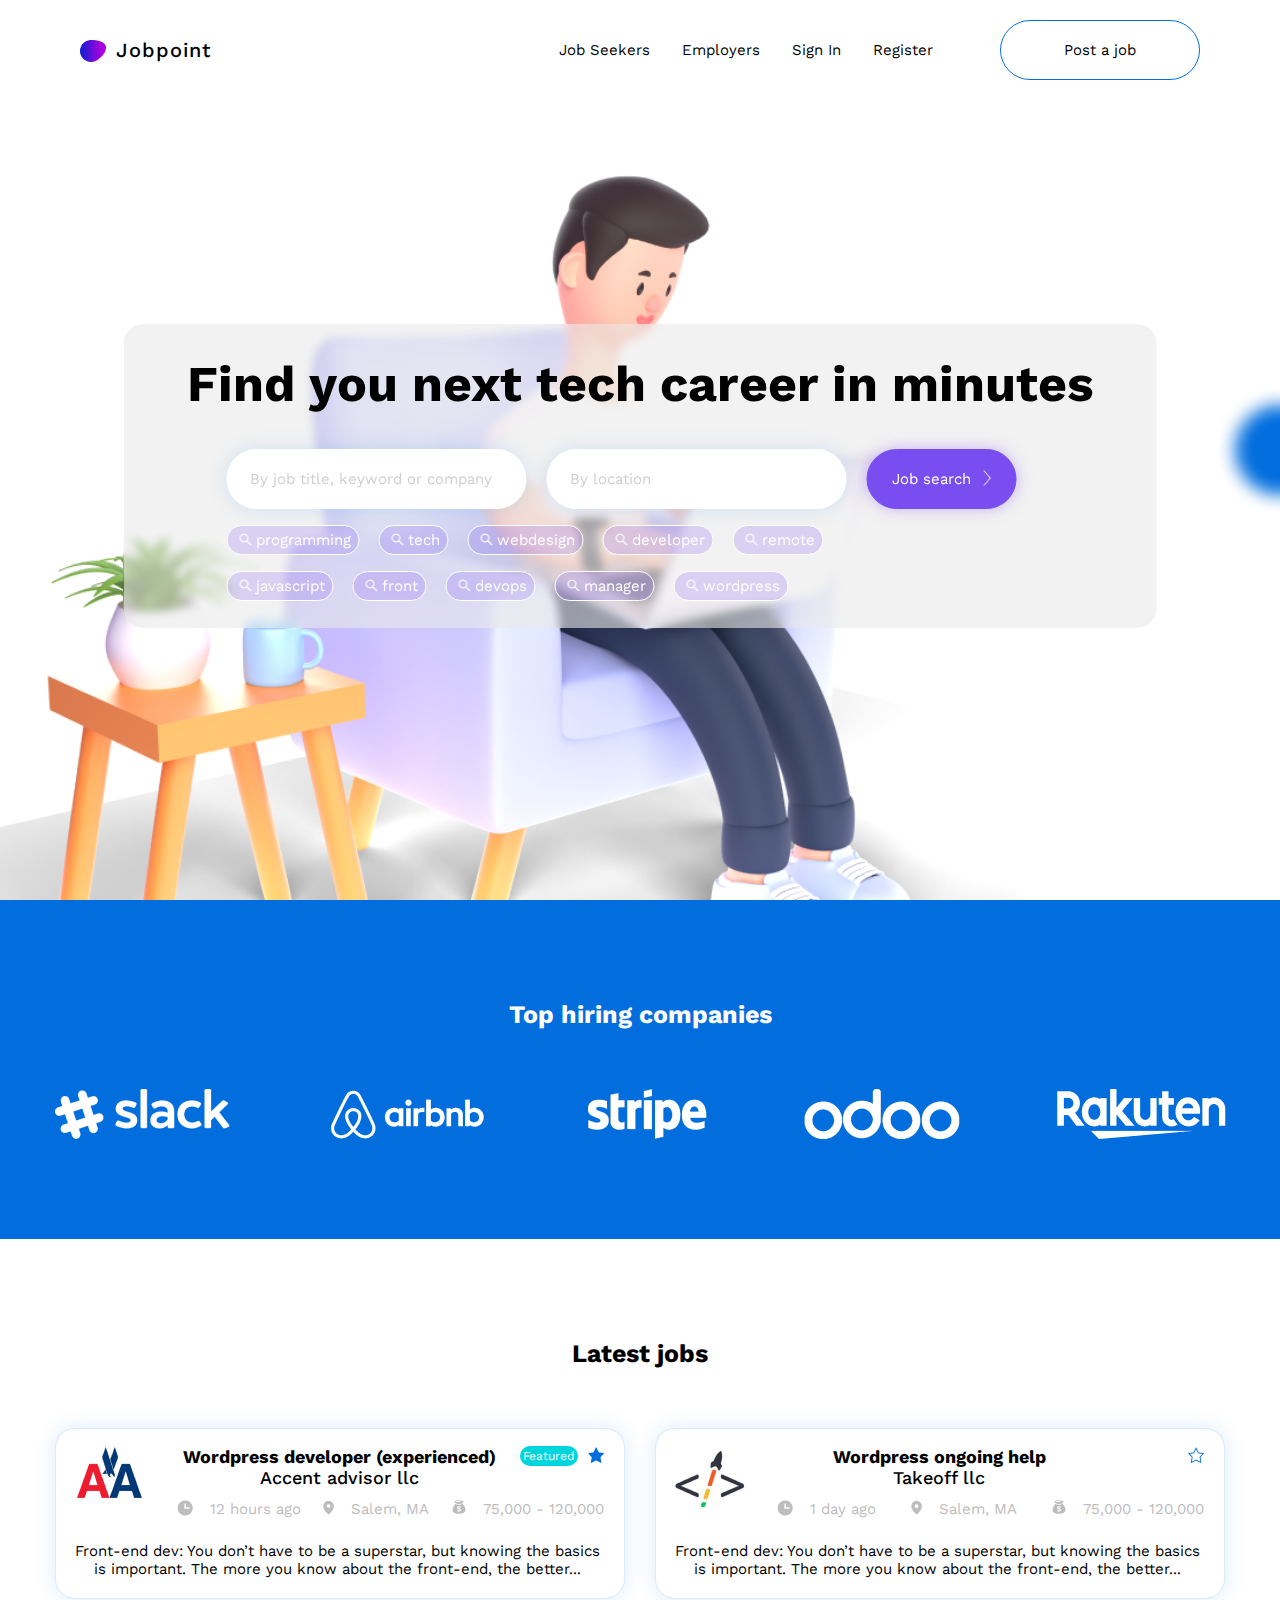
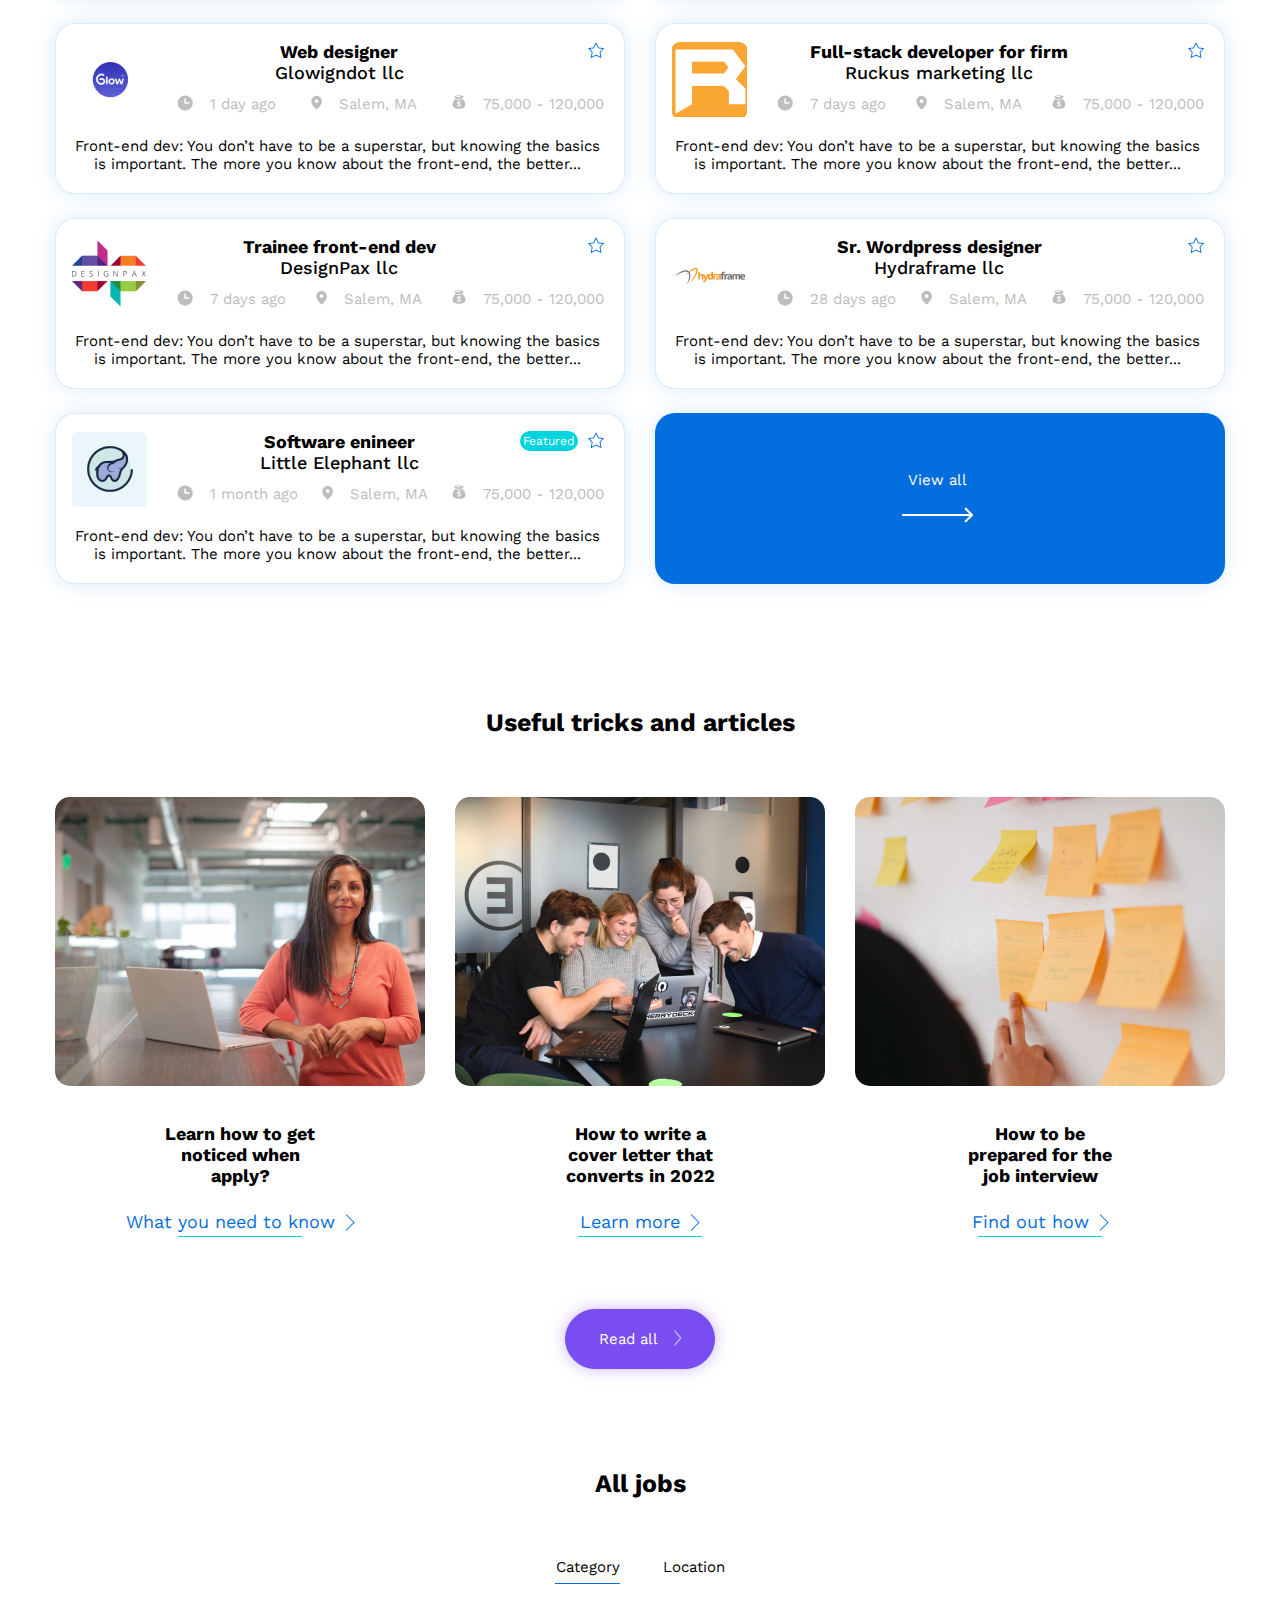
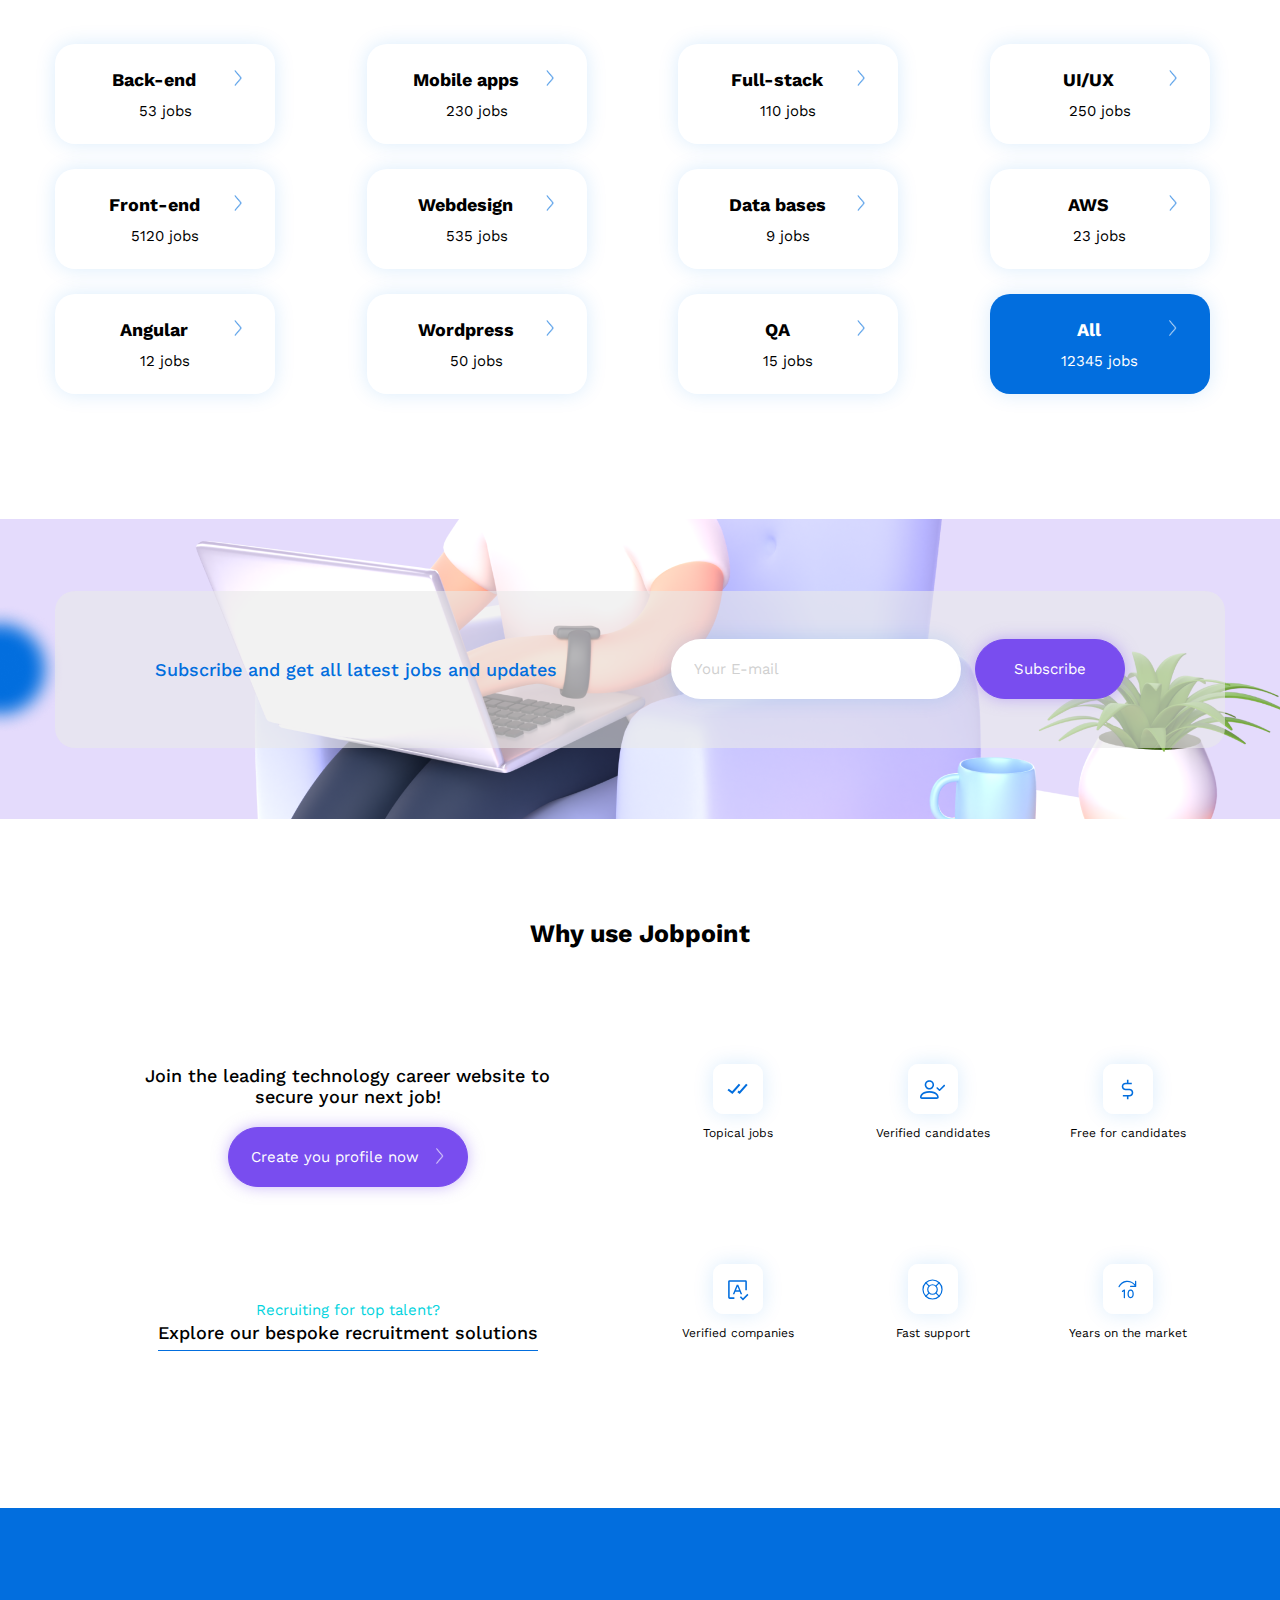
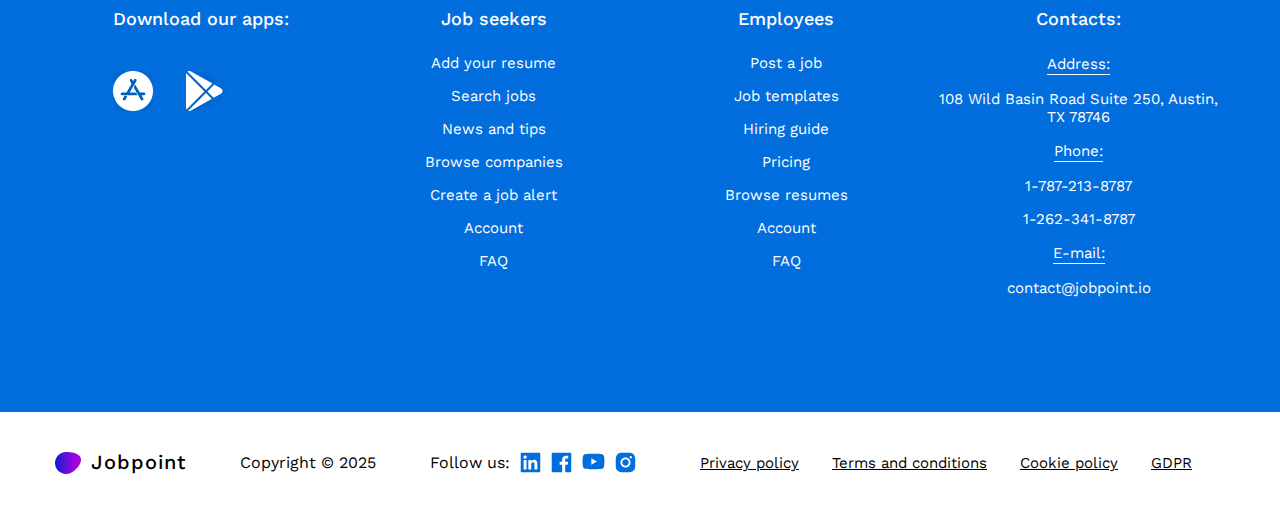
<file: index.html>
<!DOCTYPE html>
<html lang="en">

<head>
  <meta charset="UTF-8">
  <meta http-equiv="X-UA-Compatible" content="IE=edge">
  <meta name="viewport" content="width=device-width, initial-scale=1.0">
  <title>Jobpoint</title>
  <link rel="shortcut icon" href="favicon.ico" type="image/x-icon">
  <link rel="stylesheet" href="./styles/nullstyle.css">
  <link rel="stylesheet" href="./styles/style.css">
  <link rel="preconnect" href="https://fonts.googleapis.com">
  <link rel="preconnect" href="https://fonts.gstatic.com" crossorigin>
  <link href="https://fonts.googleapis.com/css2?family=Work+Sans:wght@400;500;700&display=swap" rel="stylesheet">
</head>

<body>
  <header class="header">
    <div class="container">

      <div class="burger_menu">
        <h1 class="nav__logo"><a href="/"><img src="img/header/logo.png" alt="Jobpoint logo">Jobpoint</a>
        </h1>
        <div class="menu__icon">
          <span></span>
        </div>
      </div>
      <nav class="nav">
        <h1 class="nav__logo"><a href="/"><img src="img/header/logo.png" alt="Jobpoint logo">Jobpoint</a>
        </h1>
        <ul class="nav__links">
          <li>
            <a href="#">Job Seekers</a>
          </li>
          <li>
            <a href="#">Employers</a>
          </li>
          <li>
            <a href="pages/cabinet/cabinet.html">Sign In</a>
          </li>
          <li>
            <a href="#">Register</a>
          </li>
          <li>
            <a class="nav__link--btn" href="#">Post a job</a>
          </li>
        </ul>
      </nav>
      <div class="header__form">
        <h2>Find you next tech career in minutes</h2>
        <div class="form__container">
          <div class="form__search">
            <input type="text" placeholder="By job title, keyword or company">
            <input type="text" placeholder="By location">
            <button>Job search<img src="img/header/arrow.png" alt="arrow"></button>
          </div>
          <div class="form__tags">
            <p><img src="img/header/search.png" alt="search">programming</p>
            <p><img src="img/header/search.png" alt="search">tech</p>
            <p><img src="img/header/search.png" alt="search">webdesign</p>
            <p><img src="img/header/search.png" alt="search">developer</p>
            <p><img src="img/header/search.png" alt="search">remote</p>
            <p><img src="img/header/search.png" alt="search">javascript</p>
            <p><img src="img/header/search.png" alt="search">front</p>
            <p><img src="img/header/search.png" alt="search">devops</p>
            <p><img src="img/header/search.png" alt="search">manager</p>
            <p><img src="img/header/search.png" alt="search">wordpress</p>
          </div>
        </div>
      </div>
    </div>
  </header>

  <section class="section__sponsors">
    <div class="container">
      <h2>Top hiring companies</h2>
      <div class="sponsors__content">
        <div><img src="./img/sponsors/sponsors1.png" alt="sponsors"></div>
        <div><img src="./img/sponsors/sponsors2.png" alt="sponsors"></div>
        <div><img src="./img/sponsors/sponsors3.png" alt="sponsors"></div>
        <div><img src="./img/sponsors/sponsors4.png" alt="sponsors"></div>
        <div><img src="./img/sponsors/sponsors5.png" alt="sponsors"></div>
      </div>
    </div>
  </section>

  <section class="section section__jobs">
    <div class="container">
      <h2 class="section__title">Latest jobs</h2>
      <div class="jobs__content">
        <div class="jobs__item">
          <header class="item__header">
            <div class="item__header--img">
              <img src="./img/jobs/aa1.png" alt="jobs">
            </div>
            <div class="item__header--container">
              <div class="item__header--title">
                <h3>Wordpress developer (experienced)</h3>
                <p>Accent advisor llc</p>
              </div>
              <div class="item__header--featured">
                <p>Featured</p>
                <div class="item__header--star star--checked"></div>
              </div>
              <div class="item__header--details">
                <p><img src="./img/jobs/links/clocks.png" alt="links">12 hours ago</p>
                <p><img src="./img/jobs/links/navigation.png" alt="links">Salem, MA</p>
                <p><img src="./img/jobs/links/money.png" alt="links">75,000 - 120,000</p>
              </div>
            </div>
          </header>
          <div class="item__body">
            <p>Front-end dev: You don’t have to be a superstar, but knowing the
              basics is important. The more you know
              about the front-end, the better...</p>
          </div>
        </div>
        <div class="jobs__item">
          <header class="item__header">
            <div class="item__header--img">
              <img src="./img/jobs/takeoff1.png" alt="jobs">
            </div>
            <div class="item__header--container">
              <div class="item__header--title">
                <h3>Wordpress ongoing help</h3>
                <p>Takeoff llc</p>
              </div>
              <div class="item__header--featured">
                <div class="item__header--star"></div>
              </div>
              <div class="item__header--details">
                <p><img src="./img/jobs/links/clocks.png" alt="links">1 day ago</p>
                <p><img src="./img/jobs/links/navigation.png" alt="links">Salem, MA</p>
                <p><img src="./img/jobs/links/money.png" alt="links">75,000 - 120,000</p>
              </div>
            </div>
          </header>
          <div class="item__body">
            <p>Front-end dev: You don’t have to be a superstar, but knowing the
              basics is important. The more you know
              about the front-end, the better...</p>
          </div>
        </div>
        <div class="jobs__item">
          <header class="item__header">
            <div class="item__header--img">
              <img src="./img/jobs/glow.png" alt="jobs">
            </div>
            <div class="item__header--container">
              <div class="item__header--title">
                <h3>Web designer</h3>
                <p>Glowigndot llc</p>
              </div>
              <div class="item__header--featured">
                <div class="item__header--star"></div>
              </div>
              <div class="item__header--details">
                <p><img src="./img/jobs/links/clocks.png" alt="links">1 day ago</p>
                <p><img src="./img/jobs/links/navigation.png" alt="links">Salem, MA</p>
                <p><img src="./img/jobs/links/money.png" alt="links">75,000 - 120,000</p>
              </div>
            </div>
          </header>
          <div class="item__body">
            <p>Front-end dev: You don’t have to be a superstar, but knowing the
              basics is important. The more you know
              about the front-end, the better...</p>
          </div>
        </div>
        <div class="jobs__item">
          <header class="item__header">
            <div class="item__header--img">
              <img src="./img/jobs/ruckus1.png" alt="jobs">
            </div>
            <div class="item__header--container">
              <div class="item__header--title">
                <h3>Full-stack developer for firm</a></h3>
                <p>Ruckus marketing llc</p>
              </div>
              <div class="item__header--featured">
                <div class="item__header--star"></div>
              </div>
              <div class="item__header--details">
                <p><img src="./img/jobs/links/clocks.png" alt="links">7 days ago</p>
                <p><img src="./img/jobs/links/navigation.png" alt="links">Salem, MA</p>
                <p><img src="./img/jobs/links/money.png" alt="links">75,000 - 120,000</p>
              </div>
            </div>
          </header>
          <div class="item__body">
            <p>Front-end dev: You don’t have to be a superstar, but knowing the
              basics is important. The more you know
              about the front-end, the better...</p>
          </div>
        </div>
        <div class="jobs__item">
          <header class="item__header">
            <div class="item__header--img">
              <img src="./img/jobs/dp.png" alt="jobs">
            </div>
            <div class="item__header--container">
              <div class="item__header--title">
                <h3>Trainee front-end dev</a></h3>
                <p>DesignPax llc</p>
              </div>
              <div class="item__header--featured">
                <div class="item__header--star"></div>
              </div>
              <div class="item__header--details">
                <p><img src="./img/jobs/links/clocks.png" alt="links">7 days ago</p>
                <p><img src="./img/jobs/links/navigation.png" alt="links">Salem, MA</p>
                <p><img src="./img/jobs/links/money.png" alt="links">75,000 - 120,000</p>
              </div>
            </div>
          </header>
          <div class="item__body">
            <p>Front-end dev: You don’t have to be a superstar, but knowing the
              basics is important. The more you know
              about the front-end, the better...</p>
          </div>
        </div>
        <div class="jobs__item">
          <header class="item__header">
            <div class="item__header--img">
              <img src="./img/jobs/hf1.png" alt="jobs">
            </div>
            <div class="item__header--container">
              <div class="item__header--title">
                <h3>Sr. Wordpress designer</h3>
                <p>Hydraframe llc</p>
              </div>
              <div class="item__header--featured">
                <div class="item__header--star"></div>
              </div>
              <div class="item__header--details">
                <p><img src="./img/jobs/links/clocks.png" alt="links">28 days ago</p>
                <p><img src="./img/jobs/links/navigation.png" alt="links">Salem, MA</p>
                <p><img src="./img/jobs/links/money.png" alt="links">75,000 - 120,000</p>
              </div>
            </div>
          </header>
          <div class="item__body">
            <p>Front-end dev: You don’t have to be a superstar, but knowing the
              basics is important. The more you know
              about the front-end, the better...</p>
          </div>
        </div>
        <div class="jobs__item">
          <header class="item__header">
            <div class="item__header--img">
              <img src="./img/jobs/el.png" alt="jobs">
            </div>
            <div class="item__header--container">
              <div class="item__header--title">
                <h3>Software enineer</h3>
                <p>Little Elephant llc</p>
              </div>
              <div class="item__header--featured">
                <p>Featured</p>
                <div class="item__header--star"></div>
              </div>
              <div class="item__header--details">
                <p><img src="./img/jobs/links/clocks.png" alt="links">1 month ago</p>
                <p><img src="./img/jobs/links/navigation.png" alt="links">Salem, MA</p>
                <p><img src="./img/jobs/links/money.png" alt="links">75,000 - 120,000</p>
              </div>
            </div>
          </header>
          <div class="item__body">
            <p>Front-end dev: You don’t have to be a superstar, but knowing the
              basics is important. The more you know
              about the front-end, the better...</p>
          </div>
        </div>
        <div class="jobs__item jobs--viewAll">
          <p>View all</p>
          <img src="./img/jobs/viewall.png" alt="viewall">
        </div>
      </div>
    </div>
  </section>

  <section class="section section__articles">
    <div class="container">
      <h2 class="section__title">Useful tricks and articles</h2>
      <div class="articles__content">
        <div class="article">
          <img src="./img/articles/linkedin-sales-solutions-QgYvORVDdd8-unsplash.png" alt="img">
          <h3>Learn how to get noticed when apply?</h3>
          <div class="article__link">
            <p><a href="#">What you need to know<img src="./img/articles/arrow.png"></a></p>
            <img src="./img/articles/line.png" alt="line">
          </div>
        </div>
        <div class="article">
          <img src="./img/articles/cherrydeck-rMILC1PIwM0-unsplash.png" alt="img">
          <h3>How to write a cover letter that converts in 2022</h3>
          <div class="article__link">
            <p><a href="#">Learn more<img src="./img/articles/arrow.png"></a></p>
            <img src="./img/articles/line.png" alt="line">
          </div>
        </div>
        <div class="article">
          <img src="./img/articles/jason-goodman-m2TU2gfqSeE-unsplash.png" alt="img">
          <h3>How to be prepared for the job interview</h3>
          <div class="article__link">
            <p><a href="#">Find out how<img src="./img/articles/arrow.png"></a></p>
            <img src="./img/articles/line.png" alt="line">
          </div>
        </div>
      </div>
      <button>Read all <img src="img/header/arrow.png" alt="arrow"></button>
    </div>
  </section>

  <section class="section section__allJobs">
    <div class="container">
      <h2 class="section__title">All jobs</h2>
      <div class="allJobs__container">
        <div class="allJobs__tab-container">
          <p class="tab--active">Category</p>
          <p>Location</p>
        </div>
        <div class="allJobs__content">
          <div class="allJobs__item">
            <div class="allJobs__title">
              <h3>Back-end</h3>
              <div class="allJObs__item__arrow"><img src="./img/articles/arrow.png">
              </div>
            </div>
            <p>53 jobs</p>
          </div>
          <div class="allJobs__item">
            <div class="allJobs__title">
              <h3>Mobile apps</h3>
              <div class="allJObs__item__arrow"><img src="./img/articles/arrow.png">
              </div>
            </div>
            <p>230 jobs</p>
          </div>
          <div class="allJobs__item">
            <div class="allJobs__title">
              <h3>Full-stack</h3>
              <div class="allJObs__item__arrow"><img src="./img/articles/arrow.png">
              </div>
            </div>
            <p>110 jobs</p>
          </div>
          <div class="allJobs__item">
            <div class="allJobs__title">
              <h3>UI/UX</h3>
              <div class="allJObs__item__arrow"><img src="./img/articles/arrow.png">
              </div>
            </div>
            <p>250 jobs</p>
          </div>
          <div class="allJobs__item">
            <div class="allJobs__title">
              <h3>Front-end</h3>
              <div class="allJObs__item__arrow"><img src="./img/articles/arrow.png">
              </div>
            </div>
            <p>5120 jobs</p>
          </div>
          <div class="allJobs__item">
            <div class="allJobs__title">
              <h3>Webdesign</h3>
              <div class="allJObs__item__arrow"><img src="./img/articles/arrow.png">
              </div>
            </div>
            <p>535 jobs</p>
          </div>
          <div class="allJobs__item">
            <div class="allJobs__title">
              <h3>Data bases</h3>
              <div class="allJObs__item__arrow"><img src="./img/articles/arrow.png">
              </div>
            </div>
            <p>9 jobs</p>
          </div>
          <div class="allJobs__item">
            <div class="allJobs__title">
              <h3>AWS</h3>
              <div class="allJObs__item__arrow"><img src="./img/articles/arrow.png">
              </div>
            </div>
            <p>23 jobs</p>
          </div>
          <div class="allJobs__item">
            <div class="allJobs__title">
              <h3>Angular</h3>
              <div class="allJObs__item__arrow"><img src="./img/articles/arrow.png">
              </div>
            </div>
            <p>12 jobs</p>
          </div>
          <div class="allJobs__item">
            <div class="allJobs__title">
              <h3>Wordpress</h3>
              <div class="allJObs__item__arrow"><img src="./img/articles/arrow.png">
              </div>
            </div>
            <p>50 jobs</p>
          </div>
          <div class="allJobs__item">
            <div class="allJobs__title">
              <h3>QA</h3>
              <div class="allJObs__item__arrow"><img src="./img/articles/arrow.png">
              </div>
            </div>
            <p>15 jobs</p>
          </div>
          <div class="allJobs__item allJobs__item--viewall">
            <div class="allJobs__title">
              <h3>All</h3>
              <div class="allJObs__item__arrow"><img src="./img/articles/arrow_white.png">
              </div>
            </div>
            <p>12345 jobs</p>
          </div>
        </div>
      </div>
  </section>

  <section class="section section__subscribe">
    <div class="container">
      <div class="subscribe__form">
        <h5>Subscribe and get all latest jobs and updates</h5>
        <input type="text" placeholder="Your E-mail">
        <button>Subscribe</button>
      </div>
    </div>
  </section>

  <section class="section section__joinUs">
    <div class="container">
      <h2 class="section__title">Why use Jobpoint</h2>
      <div class="joinUs__container">
        <div class="joinUs__form">
          <div class="form__header">
            <h5>Join the leading technology career website to secure your next job!</h5>
            <button>Create you profile now <img src="img/header/arrow.png" alt="arrow" class="btn--symbol"></button>
          </div>
          <div class="form__footer">
            <p>Recruiting for top talent?</p>
            <h5>Explore our bespoke recruitment solutions</h5>
          </div>
        </div>
        <div class="joinUs__content">
          <div class="joinUs__item">
            <div class="joinUs__img">
              <img src="./img/joinus/tropical.svg" alt="img">
            </div>
            <p>Topical jobs</p>
          </div>
          <div class="joinUs__item">
            <div class="joinUs__img">
              <img src="./img/joinus/group.svg" alt="img">
            </div>
            <p>Verified candidates</p>
          </div>
          <div class="joinUs__item">
            <div class="joinUs__img">
              <img src="./img/joinus/dollar.svg" alt="img">
            </div>
            <p>Free for candidates</p>
          </div>
          <div class="joinUs__item">
            <div class="joinUs__img">
              <img src="./img/joinus/carbon_spell-check.svg" alt="img">
            </div>
            <p>Verified companies</p>
          </div>
          <div class="joinUs__item">
            <div class="joinUs__img">
              <img src="./img/joinus/support.svg" alt="img">
            </div>
            <p>Fast support</p>
          </div>
          <div class="joinUs__item">
            <div class="joinUs__img">
              <img src="./img/joinus/market.svg" alt="img">
            </div>
            <p>Years on the market</p>
          </div>
        </div>
      </div>
    </div>
  </section>

  <section class="section section__download">
    <div class="container">
      <div class="container__column">
        <div class="column__download">
          <h5>Download our apps:</h5>
          <div class="apps">
            <a href="#"><img src="img/apps/appstore.png" alt="appstore"></a>
            <a href="#"><img src="img/apps/playmarket.png" alt="playmarket"></a>
          </div>
        </div>
      </div>
      <div class="container__column">
        <h5>Job seekers</h5>
        <p><a href="#">Add your resume</a></p>
        <p><a href="#">Search jobs</a></p>
        <p><a href="#">News and tips</a></p>
        <p><a href="#">Browse companies</a></p>
        <p><a href="#">Create a job alert</a></p>
        <p><a href="#">Account</a></p>
        <p><a href="#">FAQ</a></p>
      </div>
      <div class="container__column">
        <h5>Employees</h5>
        <p><a href="#">Post a job</a></p>
        <p><a href="#">Job templates</a></p>
        <p><a href="#">Hiring guide</a></p>
        <p><a href="#">Pricing</a></p>
        <p><a href="#">Browse resumes</a></p>
        <p><a href="#">Account</a></p>
        <p><a href="#">FAQ</a></p>
      </div>
      <div class="container__column">
        <h5>Contacts:</h5>
        <p class="column__subtitle">Address:</p>
        <p>108 Wild Basin Road Suite 250, Austin, TX 78746</p>
        <p class="column__subtitle">Phone:</p>
        <p>1-787-213-8787</p>
        <p>1-262-341-8787</p>
        <p class="column__subtitle">E-mail:</p>
        <p>contact@jobpoint.io</p>
      </div>
    </div>
  </section>

  <footer class="footer">
    <div class="container">
      <h1 class="footer__logo"><a href="/"><img src="img/header/logo.png" alt="Jobpoint logo">Jobpoint</a></h1>
      <p class="footer__copyright">Copyright © 2025</p>
      <div class="footer__follow">
        <p>Follow us:</p>
        <a href="#"><img src="img/footer/linkedin.svg" alt="linkedin"></a>
        <a href="#"><img src="img/footer/facebook.svg" alt="facebook"></a>
        <a href="#"><img src="img/footer/youtube.svg" alt="youtube"></a>
        <a href="#"><img src="img/footer/instagram.svg" alt="instagram"></a>
      </div>
      <ul class="footer__nav">
        <li>
          <a href="#">Privacy policy</a>
        </li>
        <li>
          <a href="#">Terms and conditions</a>
        </li>
        <li>
          <a href="#">Cookie policy</a>
        </li>
        <li>
          <a href="#">GDPR</a>
        </li>
      </ul>
    </div>
  </footer>
  <script src="scripts/script.js"></script>
</body>

</html>
</file>
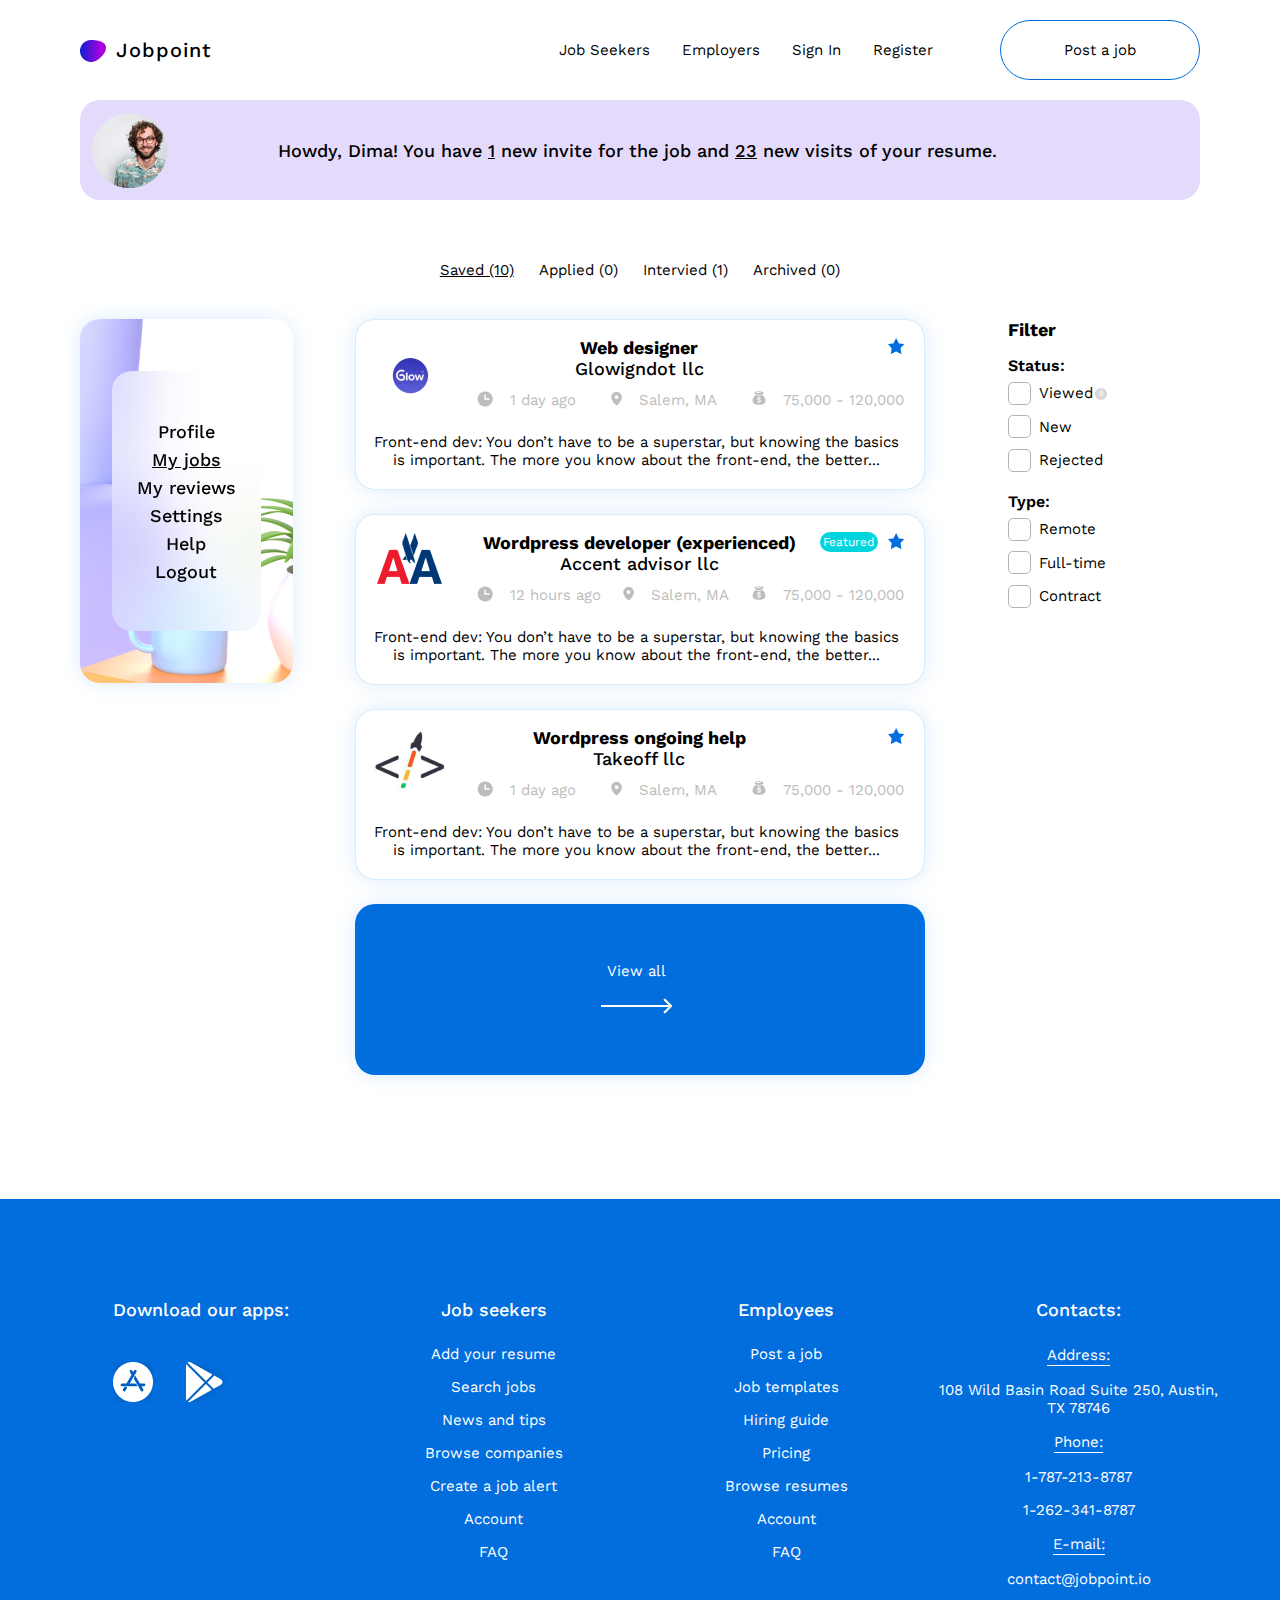
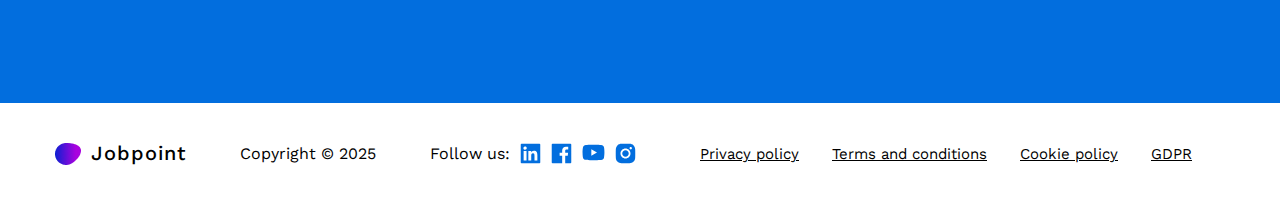
<file: pages/cabinet/cabinet.html>
<!DOCTYPE html>
<html lang="en">

<head>
  <meta charset="UTF-8">
  <meta http-equiv="X-UA-Compatible" content="IE=edge">
  <meta name="viewport" content="width=device-width, initial-scale=1.0">
  <title>Jobpoint</title>
  <link rel="shortcut icon" href="../../favicon.ico" type="image/x-icon">
  <link rel="stylesheet" href="../../styles/nullstyle.css">
  <link rel="stylesheet" href="./styles/style.css">
  <link rel="preconnect" href="https://fonts.googleapis.com">
  <link rel="preconnect" href="https://fonts.gstatic.com" crossorigin>
  <link href="https://fonts.googleapis.com/css2?family=Work+Sans:wght@400;500;700&display=swap" rel="stylesheet">
</head>

<body>
  <header class="header">
    <div class="container">

<div class="burger_menu">
  <h1 class="nav__logo"><a href="/"><img src="../../img/header/logo.png" alt="Jobpoint logo">Jobpoint</a>
  </h1>
  <div class="menu__icon">
    <span></span>
  </div>
</div><nav class="nav">
  <h1 class="nav__logo"><a href="/"><img src="../../img/header/logo.png" alt="Jobpoint logo">Jobpoint</a>
  </h1>
  <ul class="nav__links">
    <li>
      <a href="#">Job Seekers</a>
    </li>
    <li>
      <a href="#">Employers</a>
    </li>
    <li>
      <a href="../../pages/cabinet/cabinet.html">Sign In</a>
    </li>
    <li>
      <a href="#">Register</a>
    </li>
    <li>
      <a class="nav__link--btn" href="#">Post a job</a>
    </li>
  </ul>
</nav>
      <div class="messagebox">
        <div class="messagebox__photo">
          <img src="../../img/cabinet/user.png" alt="">
        </div>
        <h5>Howdy, Dima! You have <span>1</span> new invite for the job and <span>23</span> new visits of your resume.
        </h5>
      </div>
    </div>
  </header>

  <section class="section__main">
    <div class="container">
      <nav class="main__nav">
        <ul>
          <li><a class="main__nav--active" href="#">Saved (10)</a></li>
          <li><a href="#">Applied (0)</a></li>
          <li><a href="#">Intervied (1)</a></li>
          <li><a href="#">Archived (0)</a></li>
        </ul>
      </nav>
      <div class="main__content">
        <div class="cabinet__nav">
          <ul>
            <li><a href="#">Profile</a></li>
            <li><a class="cabinet__nav--active" href="#">My jobs</a></li>
            <li><a href="#">My reviews</a></li>
            <li><a href="#">Settings</a></li>
            <li><a href="#">Help</a></li>
            <li><a href="#">Logout</a></li>
          </ul>
        </div>
        <div class="cabinet__content">
          <div class="jobs__item">
            <header class="item__header">
              <div class="item__header--img">
                <img src="../../img/jobs/glow.png" alt="jobs">
              </div>
              <div class="item__header--container">
                <div class="item__header--title">
                  <h3>Web designer</h3>
                  <p>Glowigndot llc</p>
                </div>
                <div class="item__header--featured">
                  <div class="item__header--star star--checked"></div>
                </div>
                <div class="item__header--details">
                  <p><img src="../../img/jobs/links/clocks.png" alt="links">1 day ago</p>
                  <p><img src="../../img/jobs/links/navigation.png" alt="links">Salem, MA</p>
                  <p><img src="../../img/jobs/links/money.png" alt="links">75,000 - 120,000</p>
                </div>
              </div>
            </header>
            <div class="item__body">
              <p>Front-end dev: You don’t have to be a superstar, but knowing the
                basics is important. The more you know
                about the front-end, the better...</p>
            </div>
          </div>
          <div class="jobs__item">
            <header class="item__header">
              <div class="item__header--img">
                <img src="../../img/jobs/aa1.png" alt="jobs">
              </div>
              <div class="item__header--container">
                <div class="item__header--title">
                  <h3>Wordpress developer (experienced)</h3>
                  <p>Accent advisor llc</p>
                </div>
                <div class="item__header--featured">
                  <p>Featured</p>
                  <div class="item__header--star star--checked"></div>
                </div>
                <div class="item__header--details">
                  <p><img src="../../img/jobs/links/clocks.png" alt="links">12 hours ago</p>
                  <p><img src="../../img/jobs/links/navigation.png" alt="links">Salem, MA</p>
                  <p><img src="../../img/jobs/links/money.png" alt="links">75,000 - 120,000</p>
                </div>
              </div>
            </header>
            <div class="item__body">
              <p>Front-end dev: You don’t have to be a superstar, but knowing the
                basics is important. The more you know
                about the front-end, the better...</p>
            </div>
          </div>
          <div class="jobs__item">
            <header class="item__header">
              <div class="item__header--img">
                <a href="../card/card.html"><img src="../../img/jobs/takeoff1.png" alt="jobs"></a>
              </div>
              <div class="item__header--container">
                <div class="item__header--title">
                  <h3><a href="../card/card.html">Wordpress ongoing help</a></h3>
                  <p><a href="../card/card.html">Takeoff llc</a></p>
                </div>
                <div class="item__header--featured">
                  <div class="item__header--star star--checked"></div>
                </div>
                <div class="item__header--details">
                  <p><img src="../../img/jobs/links/clocks.png" alt="links">1 day ago</p>
                  <p><img src="../../img/jobs/links/navigation.png" alt="links">Salem, MA</p>
                  <p><img src="../../img/jobs/links/money.png" alt="links">75,000 - 120,000</p>
                </div>
              </div>
            </header>
            <div class="item__body">
              <p><a href="../card/card.html">Front-end dev: You don’t have to be a superstar, but knowing the
                  basics is important. The more you know
                  about the front-end, the better...</a></p>
            </div>
          </div>
          <div class="jobs__item jobs__viewAll">
            <p>View all</p>
            <img src="../../img/jobs/viewall.png" alt="viewall">
          </div>
        </div>
        <div class="cabinet__filter">
          <h3>Filter</h3>
          <div class="filter__categories">
            <div class="filter">
              <h6>Status:</h6>
              <div class="checkbox">
                <input type="checkbox" id="viewed" class="custom-checkbox">
                <label for="viewed">Viewed</label>
                <div class="amount">5</div>
              </div>
              <div class="checkbox">
                <input type="checkbox" id="new" class="custom-checkbox">
                <label for="new">New</label>
              </div>
              <div class="checkbox">
                <input type="checkbox" id="rejected" class="custom-checkbox">
                <label for="rejected">Rejected</label>
              </div>
            </div>
            <div class="filter">
              <h6>Type:</h6>
              <div class="checkbox">
                <input type="checkbox" id="remote" class="custom-checkbox">
                <label for="remote">Remote</label>
              </div>
              <div class="checkbox">
                <input type="checkbox" id="full-time" class="custom-checkbox">
                <label for="full-time">Full-time</label>
              </div>
              <div class="checkbox">
                <input type="checkbox" id="contract" class="custom-checkbox">
                <label for="contract">Contract</label>
              </div>
            </div>
          </div>
        </div>
      </div>
    </div>
  </section>

<section class="section section__download">
  <div class="container">
    <div class="container__column">
      <div class="column__download">
        <h5>Download our apps:</h5>
        <div class="apps">
          <a href="#"><img src="../../img/apps/appstore.png" alt="appstore"></a>
          <a href="#"><img src="../../img/apps/playmarket.png" alt="playmarket"></a>
        </div>
      </div>
    </div>
    <div class="container__column">
      <h5>Job seekers</h5>
      <p><a href="#">Add your resume</a></p>
      <p><a href="#">Search jobs</a></p>
      <p><a href="#">News and tips</a></p>
      <p><a href="#">Browse companies</a></p>
      <p><a href="#">Create a job alert</a></p>
      <p><a href="#">Account</a></p>
      <p><a href="#">FAQ</a></p>
    </div>
    <div class="container__column">
      <h5>Employees</h5>
      <p><a href="#">Post a job</a></p>
      <p><a href="#">Job templates</a></p>
      <p><a href="#">Hiring guide</a></p>
      <p><a href="#">Pricing</a></p>
      <p><a href="#">Browse resumes</a></p>
      <p><a href="#">Account</a></p>
      <p><a href="#">FAQ</a></p>
    </div>
    <div class="container__column">
      <h5>Contacts:</h5>
      <p class="column__subtitle">Address:</p>
      <p>108 Wild Basin Road Suite 250, Austin, TX 78746</p>
      <p class="column__subtitle">Phone:</p>
      <p>1-787-213-8787</p>
      <p>1-262-341-8787</p>
      <p class="column__subtitle">E-mail:</p>
      <p>contact@jobpoint.io</p>
    </div>
  </div>
</section>

<footer class="footer">
  <div class="container">
    <h1 class="footer__logo"><a href="/"><img src="../../img/header/logo.png" alt="Jobpoint logo">Jobpoint</a></h1>
    <p class="footer__copyright">Copyright © 2025</p>
    <div class="footer__follow">
      <p>Follow us:</p>
      <a href="#"><img src="../../img/footer/linkedin.svg" alt="linkedin"></a>
      <a href="#"><img src="../../img/footer/facebook.svg" alt="facebook"></a>
      <a href="#"><img src="../../img/footer/youtube.svg" alt="youtube"></a>
      <a href="#"><img src="../../img/footer/instagram.svg" alt="instagram"></a>
    </div>
    <ul class="footer__nav">
      <li>
        <a href="#">Privacy policy</a>
      </li>
      <li>
        <a href="#">Terms and conditions</a>
      </li>
      <li>
        <a href="#">Cookie policy</a>
      </li>
      <li>
        <a href="#">GDPR</a>
      </li>
    </ul>
  </div>
</footer>
  <script src="../../scripts/script.js"></script>
</body>

</html>
</file>
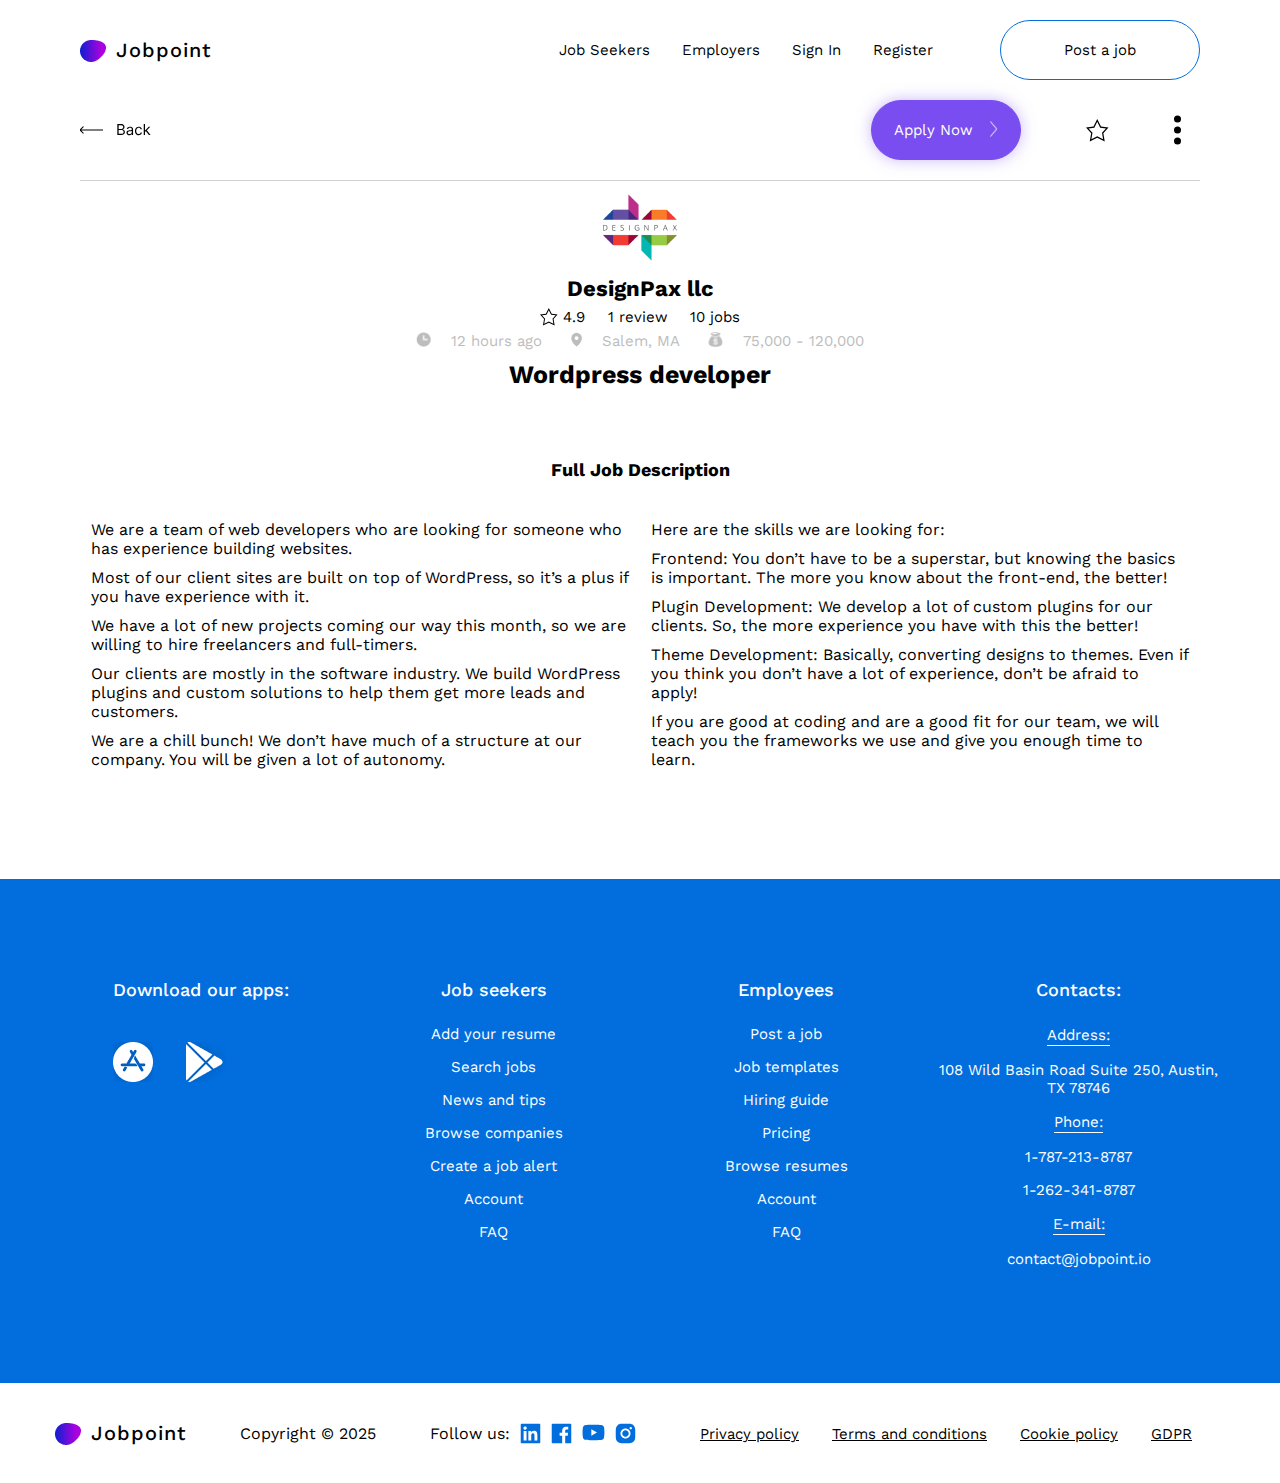
<file: pages/review/review.html>
<!DOCTYPE html>
<html lang="en">

<head>
  <meta charset="UTF-8">
  <meta http-equiv="X-UA-Compatible" content="IE=edge">
  <meta name="viewport" content="width=device-width, initial-scale=1.0">
  <title>Jobpoint</title>
  <link rel="shortcut icon" href="../../favicon.ico" type="image/x-icon">
  <link rel="stylesheet" href="../../styles/nullstyle.css">
  <link rel="stylesheet" href="./styles/style.css">
  <link rel="preconnect" href="https://fonts.googleapis.com">
  <link rel="preconnect" href="https://fonts.gstatic.com" crossorigin>
  <link href="https://fonts.googleapis.com/css2?family=Work+Sans:wght@400;500;700&display=swap" rel="stylesheet">
</head>

<body>
  <header class="header">
    <div class="container">

<div class="burger_menu">
  <h1 class="nav__logo"><a href="/"><img src="../../img/header/logo.png" alt="Jobpoint logo">Jobpoint</a>
  </h1>
  <div class="menu__icon">
    <span></span>
  </div>
</div><nav class="nav">
  <h1 class="nav__logo"><a href="/"><img src="../../img/header/logo.png" alt="Jobpoint logo">Jobpoint</a>
  </h1>
  <ul class="nav__links">
    <li>
      <a href="#">Job Seekers</a>
    </li>
    <li>
      <a href="#">Employers</a>
    </li>
    <li>
      <a href="../../pages/cabinet/cabinet.html">Sign In</a>
    </li>
    <li>
      <a href="#">Register</a>
    </li>
    <li>
      <a class="nav__link--btn" href="#">Post a job</a>
    </li>
  </ul>
</nav>
      <div class="bar">
        <div class="back"><img src="../../img/bar/back.svg" alt="back"></div>
        <div class="bar__right-side">
          <button>Apply Now <img src="../../img/header/arrow.png" alt="symbol"></button>
          <div class="favorites">
            <div class="bar__star"></div>
          </div>
          <div class="options">
            <img src="../../img/bar/options.svg" alt="options">
          </div>
        </div>
      </div>
    </div>
  </header>

  <section class="section__main">
    <div class="container">
      <div class="review__header">
        <div class="review__img">
          <img src="../../img/jobs/dp.png" alt="jobs">
        </div>
        <div class="review__header__container">
          <div class="review__header__title">
            <h4>DesignPax llc</h4>
          </div>
          <div class="review__header__featured">
            <p><img src="../../img/bar/favorites.svg" alt="options"> 4.9</p>
            <p>1 review</p>
            <p>10 jobs</p>
          </div>
          <div class="review__header__details">
            <p><img src="../../img/jobs/links/clocks.png" alt="clocks">12 hours ago</p>
            <p><img src="../../img/jobs/links/navigation.png" alt="navigation">Salem, MA</p>
            <p><img src="../../img/jobs/links/money.png" alt="money">75,000 - 120,000</p>
          </div>
        </div>
        <h3>Wordpress developer</h3>
      </div>
      <div class="review__body">
        <h3>Full Job Description</h3>
        <div class="review__container">
          <div class="review__column">
            <p>We are a team of web developers who are looking for someone who has experience building websites.</p>
            <p>Most of our client sites are built on top of WordPress, so it’s a plus if you have experience with
              it.</p>
            We have a lot of new projects coming our way this month, so we are willing to hire freelancers and
            full-timers.</p>
            <p>Our clients are mostly in the software industry. We build WordPress plugins and custom solutions to
              help
              them get more leads and customers.</p>
            <p>We are a chill bunch! We don’t have much of a structure at our company. You will be given a lot of
              autonomy.</p>
            </p>
          </div>
          <div class="review__column">
            <p>Here are the skills we are looking for:</p>
            <p>Frontend: You don’t have to be a superstar, but knowing the basics is important. The more you know
              about
              the front-end, the better!</p>
            <p>Plugin Development: We develop a lot of custom plugins for our clients. So, the more experience you
              have
              with this the better!
            <p>Theme Development: Basically, converting designs to themes.
              Even if you think you don’t have a lot of experience, don’t be afraid to apply!</p>
            <p>If you are good at coding and are a good fit for our team, we will teach you the frameworks we use and
              give you enough time to learn.</p>
          </div>
        </div>
      </div>
    </div>
  </section>

<section class="section section__download">
  <div class="container">
    <div class="container__column">
      <div class="column__download">
        <h5>Download our apps:</h5>
        <div class="apps">
          <a href="#"><img src="../../img/apps/appstore.png" alt="appstore"></a>
          <a href="#"><img src="../../img/apps/playmarket.png" alt="playmarket"></a>
        </div>
      </div>
    </div>
    <div class="container__column">
      <h5>Job seekers</h5>
      <p><a href="#">Add your resume</a></p>
      <p><a href="#">Search jobs</a></p>
      <p><a href="#">News and tips</a></p>
      <p><a href="#">Browse companies</a></p>
      <p><a href="#">Create a job alert</a></p>
      <p><a href="#">Account</a></p>
      <p><a href="#">FAQ</a></p>
    </div>
    <div class="container__column">
      <h5>Employees</h5>
      <p><a href="#">Post a job</a></p>
      <p><a href="#">Job templates</a></p>
      <p><a href="#">Hiring guide</a></p>
      <p><a href="#">Pricing</a></p>
      <p><a href="#">Browse resumes</a></p>
      <p><a href="#">Account</a></p>
      <p><a href="#">FAQ</a></p>
    </div>
    <div class="container__column">
      <h5>Contacts:</h5>
      <p class="column__subtitle">Address:</p>
      <p>108 Wild Basin Road Suite 250, Austin, TX 78746</p>
      <p class="column__subtitle">Phone:</p>
      <p>1-787-213-8787</p>
      <p>1-262-341-8787</p>
      <p class="column__subtitle">E-mail:</p>
      <p>contact@jobpoint.io</p>
    </div>
  </div>
</section>

<footer class="footer">
  <div class="container">
    <h1 class="footer__logo"><a href="/"><img src="../../img/header/logo.png" alt="Jobpoint logo">Jobpoint</a></h1>
    <p class="footer__copyright">Copyright © 2025</p>
    <div class="footer__follow">
      <p>Follow us:</p>
      <a href="#"><img src="../../img/footer/linkedin.svg" alt="linkedin"></a>
      <a href="#"><img src="../../img/footer/facebook.svg" alt="facebook"></a>
      <a href="#"><img src="../../img/footer/youtube.svg" alt="youtube"></a>
      <a href="#"><img src="../../img/footer/instagram.svg" alt="instagram"></a>
    </div>
    <ul class="footer__nav">
      <li>
        <a href="#">Privacy policy</a>
      </li>
      <li>
        <a href="#">Terms and conditions</a>
      </li>
      <li>
        <a href="#">Cookie policy</a>
      </li>
      <li>
        <a href="#">GDPR</a>
      </li>
    </ul>
  </div>
</footer>
  <script src="../../scripts/script.js"></script>
</body>

</html>
</file>
<file: styles/nullstyle.css>
@charset "UTF-8";
/*Обнуление*/
* {
  padding: 0;
  margin: 0;
  border: 0; }

*,
*:before,
*:after {
  -moz-box-sizing: border-box;
  -webkit-box-sizing: border-box;
  box-sizing: border-box; }

:focus,
:active {
  outline: none; }

a:focus,
a:active {
  outline: none; }

nav,
footer,
header,
aside {
  display: block; }

html,
body {
  height: 100%;
  width: 100%;
  -ms-text-size-adjust: 100%;
  -moz-text-size-adjust: 100%;
  -webkit-text-size-adjust: 100%; }

input::-ms-clear {
  display: none; }

button {
  cursor: pointer; }

button::-moz-focus-inner {
  padding: 0;
  border: 0; }

a,
a:visited {
  color: black;
  text-decoration: none; }

a:hover {
  color: black;
  text-decoration: none; }

ul li {
  list-style: none; }

img {
  vertical-align: top; }

/*--------------------*/
</file>
<file: styles/style.css>
.footer__logo, .nav__logo {
	font-style: normal;
	font-weight: 500;
	font-size: 20px;
	letter-spacing: 0.05em;
}
.footer__logo a:visited, .nav__logo a:visited {
	color: #000;
}
.footer__logo a:active, .nav__logo a:active {
	color: #000;
}
.footer__logo img, .nav__logo img {
	margin-right: 10px;
	height: 22px;
	width: 26px;
	vertical-align: text-bottom;
}

.form__header button, .subscribe__form button, .section__articles button, .form__search button {
	font-family: "Work Sans", sans-serif;
	color: #FFFFFF;
	font-size: 15px;
	width: 150px;
	height: 60px;
	border-radius: 50px;
	border: 1px solid #794DEF;
	background: #794DEF;
	-webkit-box-shadow: 0px 0px 15px rgba(151, 116, 244, 0.5);
	        box-shadow: 0px 0px 15px rgba(151, 116, 244, 0.5);
}
.form__header button img, .subscribe__form button img, .section__articles button img, .form__search button img {
	width: 8px;
	height: 16px;
	margin-left: 12px;
}

.subscribe__form input, .form__search input {
	font-family: "Work Sans", sans-serif;
	width: 300px;
	height: 60px;
	background: #FFFFFF;
	-webkit-box-shadow: 0px 0px 20px rgba(2, 126, 232, 0.15);
	        box-shadow: 0px 0px 20px rgba(2, 126, 232, 0.15);
	border: none;
	border-radius: 50px;
	font-weight: 400;
	font-size: 15px;
	line-height: 18px;
	padding-left: 23px;
}
.subscribe__form input::-webkit-input-placeholder, .form__search input::-webkit-input-placeholder {
	color: #D0D0D0;
	font-size: 15px;
}
.subscribe__form input::-moz-placeholder, .form__search input::-moz-placeholder {
	color: #D0D0D0;
	font-size: 15px;
}
.subscribe__form input:-ms-input-placeholder, .form__search input:-ms-input-placeholder {
	color: #D0D0D0;
	font-size: 15px;
}
.subscribe__form input::-ms-input-placeholder, .form__search input::-ms-input-placeholder {
	color: #D0D0D0;
	font-size: 15px;
}
.subscribe__form input::placeholder, .form__search input::placeholder {
	color: #D0D0D0;
	font-size: 15px;
}

.jobs__item {
	cursor: pointer;
	margin-bottom: 24px;
	padding: 17px 20px 20px 14px;
	width: 570px;
	background-color: #FFF;
	-webkit-box-shadow: 0px 0px 20px rgba(2, 126, 232, 0.15);
	        box-shadow: 0px 0px 20px rgba(2, 126, 232, 0.15);
	border: 1px solid rgba(2, 126, 232, 0.15);
	border-radius: 20px;
}
.jobs__item:hover {
	border: 1px solid #026EDE;
	-webkit-box-shadow: none;
	        box-shadow: none;
}

.item__header {
	display: -webkit-box;
	display: -ms-flexbox;
	display: flex;
	-webkit-box-pack: justify;
	    -ms-flex-pack: justify;
	        justify-content: space-between;
}

.item__header--img {
	text-align: center;
	border: 1px solid white;
	border-radius: 10px;
	width: 79px;
	height: 79px;
	overflow: hidden;
}

.item__header--container {
	width: 80%;
	display: -webkit-box;
	display: -ms-flexbox;
	display: flex;
	-webkit-box-pack: justify;
	    -ms-flex-pack: justify;
	        justify-content: space-between;
	-ms-flex-wrap: wrap;
	    flex-wrap: wrap;
}

.item__header--title {
	width: 76%;
	text-align: center;
}
.item__header--title h3 {
	font-weight: 700;
	font-size: 18px;
}
.item__header--title p {
	font-weight: 500;
	font-size: 18px;
}

.item__header--featured {
	width: auto;
	display: -webkit-box;
	display: -ms-flexbox;
	display: flex;
	-webkit-box-pack: justify;
	    -ms-flex-pack: justify;
	        justify-content: space-between;
}
.item__header--featured p {
	color: white;
	font-size: 12px;
	background-color: #02D4DE;
	border-radius: 20px;
	padding: 3px;
	display: inline-block;
	height: 20px;
}

.item__header--star {
	cursor: pointer;
	margin-top: 1px;
	width: 16px;
	height: 16px;
	margin-left: 10px;
	background: url(../../../img/jobs/star-white.png) no-repeat;
}

.star--checked {
	background: url(../../../img/jobs/star.png) no-repeat;
}

.item__header--details {
	margin-top: 5px;
	width: 100%;
	display: -webkit-box;
	display: -ms-flexbox;
	display: flex;
	-webkit-box-pack: justify;
	    -ms-flex-pack: justify;
	        justify-content: space-between;
	color: #BDBDBD;
}
.item__header--details P {
	font-size: 15px;
	vertical-align: text-top;
}
.item__header--details img {
	width: auto;
	margin-right: 17px;
}

.item__body {
	text-align: center;
	margin-top: 17px;
	font-weight: 400;
	font-size: 15px;
}

.jobs--viewAll {
	height: 171px;
	display: -webkit-box;
	display: -ms-flexbox;
	display: flex;
	-webkit-box-pack: center;
	    -ms-flex-pack: center;
	        justify-content: center;
	-webkit-box-orient: vertical;
	-webkit-box-direction: normal;
	    -ms-flex-direction: column;
	        flex-direction: column;
	-webkit-box-align: center;
	    -ms-flex-align: center;
	        align-items: center;
	background-color: #026EDE;
	cursor: pointer;
}
.jobs--viewAll p {
	font-weight: 400;
	font-size: 15px;
	margin-bottom: 18px;
	color: white;
}

@media (max-width: 1169px) {
	.jobs__item {
		margin: 0 auto 20px;
		width: 90%;
	}
}
@media (max-width: 767px) {
	.jobs__item {
		width: 98%;
		position: relative;
	}

	.item__header {
		-webkit-box-orient: vertical;
		-webkit-box-direction: normal;
		    -ms-flex-direction: column;
		        flex-direction: column;
	}

	.item__header--img {
		margin: 0 auto;
	}

	.item__header--container {
		width: 100%;
		margin: 10px auto;
		-webkit-box-orient: vertical;
		-webkit-box-direction: normal;
		    -ms-flex-direction: column;
		        flex-direction: column;
		-webkit-box-align: center;
		    -ms-flex-align: center;
		        align-items: center;
		-webkit-box-pack: center;
		    -ms-flex-pack: center;
		        justify-content: center;
	}

	.item__header--title {
		width: 100%;
		margin-bottom: 10px;
	}

	.item__header--featured {
		position: absolute;
		top: 17px;
		right: 17px;
	}

	.item__header--star {
		padding: 10px;
		width: 20px;
		height: 20px;
	}

	.item__header--details {
		display: block;
	}
	.item__header--details p {
		margin-top: 10px;
		text-align: center;
	}
}
@media (max-width: 389px) {
	.jobs__item {
		-webkit-box-flex: 100%;
		    -ms-flex: 100%;
		        flex: 100%;
		width: 100%;
	}
}
.burger_menu {
	display: none;
}

.nav {
	display: -webkit-box;
	display: -ms-flexbox;
	display: flex;
	-webkit-box-pack: justify;
	    -ms-flex-pack: justify;
	        justify-content: space-between;
	-webkit-box-align: center;
	    -ms-flex-align: center;
	        align-items: center;
	width: 100%;
	height: 100px;
	z-index: 100;
}

.nav__links {
	display: -webkit-box;
	display: -ms-flexbox;
	display: flex;
	-webkit-box-align: center;
	    -ms-flex-align: center;
	        align-items: center;
	list-style: none;
}
.nav__links li {
	cursor: pointer;
	margin-left: 32px;
}
.nav__links a {
	font-size: 15px;
	text-align: center;
}
.nav__links a:link, .nav__links a:visited {
	color: inherit;
	text-decoration: none;
	display: block;
	-webkit-transition: all 0.3s;
	-o-transition: all 0.3s;
	transition: all 0.3s;
}

.nav__link--btn {
	margin-left: 35px;
}
@media (max-width: 992px) {
	.nav__link--btn {
		margin-left: 0px;
	}
}
.nav__link--btn:link, .nav__link--btn:visited {
	padding: 20px 63px;
	border-radius: 3rem;
	border: 1px solid #026EDE;
	color: #026EDE;
}
.nav__link--btn:hover, .nav__link--btn:active {
	background-color: #026EDE;
	color: white;
}

._lock {
	overflow: hidden;
}

@media (max-width: 767px) {
	.burger_menu {
		display: -webkit-box;
		display: -ms-flexbox;
		display: flex;
		width: 100%;
		height: 80px;
		position: fixed;
		top: 0;
		left: 0;
		background-color: #026EDE;
		z-index: 10;
		-ms-flex-pack: distribute;
		    justify-content: space-around;
		-webkit-box-align: center;
		    -ms-flex-align: center;
		        align-items: center;
	}
	.burger_menu .nav__logo {
		display: block;
	}
	.burger_menu .nav__logo a {
		font-weight: 500;
		font-size: 23px;
		letter-spacing: 0.05em;
		color: white;
	}

	.menu__icon {
		display: block;
		width: 30px;
		height: 18px;
		cursor: pointer;
		position: relative;
	}
	.menu__icon span, .menu__icon::before, .menu__icon::after {
		left: 0;
		position: absolute;
		height: 10%;
		width: 100%;
		background-color: #fff;
	}
	.menu__icon::after, .menu__icon::before {
		content: "";
	}
	.menu__icon::before {
		-webkit-transition: all 0.3s ease 0s;
		-o-transition: all 0.3s ease 0s;
		transition: all 0.3s ease 0s;
		top: 0;
	}
	.menu__icon::after {
		-webkit-transition: all 0.3s ease 0s;
		-o-transition: all 0.3s ease 0s;
		transition: all 0.3s ease 0s;
		bottom: 0;
	}
	.menu__icon span {
		-webkit-transition: all 0.3s ease 0s;
		-o-transition: all 0.3s ease 0s;
		transition: all 0.3s ease 0s;
		top: 50%;
		-webkit-transform: scale(1) translate(0px, -50%);
		    -ms-transform: scale(1) translate(0px, -50%);
		        transform: scale(1) translate(0px, -50%);
	}

	.nav__logo img {
		vertical-align: text-top;
		margin: 3px 5px 0 0;
	}

	._active_burger span {
		-webkit-transition: all 0.3s ease 0s;
		-o-transition: all 0.3s ease 0s;
		transition: all 0.3s ease 0s;
		-webkit-transform: scale(0) translate(0px, -50%);
		    -ms-transform: scale(0) translate(0px, -50%);
		        transform: scale(0) translate(0px, -50%);
	}
	._active_burger:before {
		top: 50%;
		-webkit-transition: all 0.3s ease 0s;
		-o-transition: all 0.3s ease 0s;
		transition: all 0.3s ease 0s;
		-webkit-transform: translate(0px, -50%) rotate(-45deg);
		    -ms-transform: translate(0px, -50%) rotate(-45deg);
		        transform: translate(0px, -50%) rotate(-45deg);
	}
	._active_burger:after {
		bottom: 50%;
		-webkit-transition: all 0.3s ease 0s;
		-o-transition: all 0.3s ease 0s;
		transition: all 0.3s ease 0s;
		-webkit-transform: translate(0px, 50%) rotate(45deg);
		    -ms-transform: translate(0px, 50%) rotate(45deg);
		        transform: translate(0px, 50%) rotate(45deg);
	}

	.nav {
		position: fixed;
		top: 0;
		left: 0;
		height: 100%;
		width: 100%;
		-webkit-transform: translate(0, -100%);
		    -ms-transform: translate(0, -100%);
		        transform: translate(0, -100%);
		-webkit-transition: all 0.3s ease 0s;
		-o-transition: all 0.3s ease 0s;
		transition: all 0.3s ease 0s;
		background-color: rgba(0, 0, 0, 0.95);
		z-index: 5;
		padding-top: 50px;
	}

	.nav__logo {
		display: none;
	}

	.nav__links {
		height: 90%;
		width: 100%;
		-webkit-box-orient: vertical;
		-webkit-box-direction: normal;
		    -ms-flex-direction: column;
		        flex-direction: column;
		-webkit-box-pack: justify;
		    -ms-flex-pack: justify;
		        justify-content: space-between;
		-webkit-box-align: stretch;
		    -ms-flex-align: stretch;
		        align-items: stretch;
		list-style: none;
		color: white;
		overflow: auto;
	}
	.nav__links li {
		margin: 0;
		cursor: pointer;
		height: 100%;
		display: -webkit-box;
		display: -ms-flexbox;
		display: flex;
		-webkit-box-pack: center;
		    -ms-flex-pack: center;
		        justify-content: center;
		-webkit-box-align: center;
		    -ms-flex-align: center;
		        align-items: center;
	}
	.nav__links a {
		padding: 35px 50px;
		font-size: 25px;
	}

	.nav__link--btn {
		margin: 10px 0;
		width: 90%;
	}
	.nav__link--btn:link, .nav__link--btn:visited {
		background-color: #026EDE;
		color: white;
	}

	._active {
		-webkit-transform: translate(0px, 0px);
		    -ms-transform: translate(0px, 0px);
		        transform: translate(0px, 0px);
	}
}
@media (max-width: 767px) and (orientation: landscape) {
	.burger_menu {
		height: 50px;
	}

	.nav__links {
		height: 100%;
		-webkit-box-pack: justify;
		    -ms-flex-pack: justify;
		        justify-content: space-between;
	}
	.nav__links li {
		padding: 10px 50px;
	}
}
body {
	font-family: "Work Sans", sans-serif;
	background-color: #FFFFFF;
}

.header {
	height: 100vh;
	min-height: 400px;
	background-image: url(../img/header/businessman-working-on-laptop.png), url(../img/header/ellipse.png);
	background-position: left 0% bottom 0%, right center;
	background-size: auto 90%, auto;
	background-repeat: no-repeat;
	position: relative;
}
.header .container {
	width: 1120px;
	margin: 0 auto;
}

.header__form {
	position: absolute;
	display: -webkit-box;
	display: -ms-flexbox;
	display: flex;
	-webkit-box-orient: vertical;
	-webkit-box-direction: normal;
	    -ms-flex-direction: column;
	        flex-direction: column;
	-webkit-box-align: center;
	    -ms-flex-align: center;
	        align-items: center;
	height: 304px;
	width: 1033px;
	padding: 30px 0;
	top: 36%;
	left: 50%;
	background: rgba(233, 233, 233, 0.6);
	-webkit-backdrop-filter: blur(4px);
	        backdrop-filter: blur(4px);
	border-radius: 20px;
	-webkit-transform: translateX(-50%);
	    -ms-transform: translateX(-50%);
	        transform: translateX(-50%);
}
.header__form h2 {
	text-align: center;
	font-weight: 700;
	font-size: 50px;
}

.form__container {
	width: 80%;
	margin: 36px auto;
}

.form__search {
	display: -webkit-box;
	display: -ms-flexbox;
	display: flex;
}
.form__search input {
	-webkit-box-sizing: border-box;
	        box-sizing: border-box;
	margin-right: 20px;
}
.form__search button {
	-webkit-box-sizing: border-box;
	        box-sizing: border-box;
}

.form__tags {
	width: 89%;
	display: -webkit-box;
	display: -ms-flexbox;
	display: flex;
	-ms-flex-wrap: wrap;
	    flex-wrap: wrap;
}
.form__tags p {
	margin: 16px 19px 0 0;
	color: white;
	font-size: 15px;
	cursor: pointer;
	padding: 5px 8px;
	height: 30px;
	background: rgba(121, 77, 239, 0.2);
	border: 1px solid #FFFFFF;
	border-radius: 50px;
}
.form__tags img {
	margin: 2px 4px;
}

.section {
	width: 100%;
	margin-top: 100px;
}

.section__title {
	text-align: center;
	margin: 100px auto 60px;
	font-style: normal;
	font-weight: 700;
	font-size: 25px;
	font-weight: 700;
}

.section__sponsors {
	background-color: #026EDE;
}
.section__sponsors h2 {
	color: white;
	font-size: 25px;
	font-weight: 700;
}
.section__sponsors .container {
	width: 1170px;
	text-align: center;
	margin: 0 auto;
	display: -webkit-box;
	display: -ms-flexbox;
	display: flex;
	-webkit-box-orient: vertical;
	-webkit-box-direction: normal;
	    -ms-flex-direction: column;
	        flex-direction: column;
	-webkit-box-align: center;
	    -ms-flex-align: center;
	        align-items: center;
	padding-top: 100px;
}

.sponsors__content {
	display: -webkit-box;
	display: -ms-flexbox;
	display: flex;
	width: 100%;
	margin: 60px 0 100px 0;
}
.sponsors__content div {
	margin-right: 97px;
}
.sponsors__content div img {
	height: 100%;
}

.section__jobs .container {
	width: 1170px;
	margin: 0 auto;
}

.jobs__content {
	width: 100%;
	margin: 0 auto;
	display: -webkit-box;
	display: -ms-flexbox;
	display: flex;
	-ms-flex-wrap: wrap;
	    flex-wrap: wrap;
	-webkit-box-pack: justify;
	    -ms-flex-pack: justify;
	        justify-content: space-between;
}

.section__articles .container {
	width: 1170px;
	margin: 0 auto;
	text-align: center;
}
.section__articles button {
	margin-top: 60px;
}

.articles__content {
	display: -webkit-box;
	display: -ms-flexbox;
	display: flex;
	-webkit-box-pack: justify;
	    -ms-flex-pack: justify;
	        justify-content: space-between;
}

.article {
	width: 370px;
	height: 452px;
	display: -webkit-box;
	display: -ms-flexbox;
	display: flex;
	-webkit-box-orient: vertical;
	-webkit-box-direction: normal;
	    -ms-flex-direction: column;
	        flex-direction: column;
	-webkit-box-pack: justify;
	    -ms-flex-pack: justify;
	        justify-content: space-between;
	-webkit-box-align: center;
	    -ms-flex-align: center;
	        align-items: center;
}
.article h3 {
	font-weight: 700;
	font-size: 18px;
	margin: 37px 0 25px;
	width: 150px;
	text-align: center;
}
.article p {
	font-size: 18px;
	height: 25px;
}

.article > img {
	width: 100%;
	border-radius: 15px;
}

.article__link a {
	text-decoration: none;
	cursor: pointer;
	color: #026EDE;
	text-align: center;
	vertical-align: text-bottom;
}
.article__link p img {
	margin-top: 3px;
	margin-left: 10px;
}

.section__allJobs .container {
	max-width: 1170px;
	margin: 0 auto;
	text-align: center;
}

.allJobs__container {
	margin: 0 auto;
}

.allJobs__tab-container {
	width: 170px;
	margin: 0 auto;
	display: -webkit-box;
	display: -ms-flexbox;
	display: flex;
	-webkit-box-pack: justify;
	    -ms-flex-pack: justify;
	        justify-content: space-between;
}
.allJobs__tab-container p {
	cursor: pointer;
	font-weight: 400;
	font-size: 15px;
	height: 26px;
}

.tab--active {
	width: 65px;
	border-bottom: 1px solid #026EDE;
}

.allJobs__content {
	display: -webkit-box;
	display: -ms-flexbox;
	display: flex;
	-ms-flex-wrap: wrap;
	    flex-wrap: wrap;
	-webkit-box-pack: justify;
	    -ms-flex-pack: justify;
	        justify-content: space-between;
	margin-top: 60px;
}

.allJobs__item {
	height: 100px;
	width: 220px;
	margin-right: 15px;
	margin-bottom: 25px;
	cursor: pointer;
	width: 220px;
	height: 100px;
	display: -webkit-box;
	display: -ms-flexbox;
	display: flex;
	-webkit-box-align: center;
	    -ms-flex-align: center;
	        align-items: center;
	-webkit-box-orient: vertical;
	-webkit-box-direction: normal;
	    -ms-flex-direction: column;
	        flex-direction: column;
	-webkit-box-pack: center;
	    -ms-flex-pack: center;
	        justify-content: center;
	background: #FFFFFF;
	-webkit-box-shadow: 0px 0px 20px rgba(2, 126, 232, 0.15);
	        box-shadow: 0px 0px 20px rgba(2, 126, 232, 0.15);
	border-radius: 20px;
}
.allJobs__item:hover {
	border: 1px solid #026EDE;
	-webkit-box-shadow: none;
	        box-shadow: none;
}
.allJobs__item p {
	margin-top: 12px;
	font-weight: 400;
	font-size: 15px;
	line-height: 18px;
}

.allJobs__title {
	display: -webkit-box;
	display: -ms-flexbox;
	display: flex;
	-webkit-box-align: center;
	    -ms-flex-align: center;
	        align-items: center;
	-webkit-box-pack: center;
	    -ms-flex-pack: center;
	        justify-content: center;
}
.allJobs__title h3 {
	font-weight: 700;
	font-size: 18px;
	width: 132px;
}

.allJObs__item__arrow img {
	margin-left: 14px;
	height: 16px;
	width: 8px;
}

.allJobs__item--viewall {
	color: white;
	background-color: #026EDE;
}
.allJobs__item--viewall:hover {
	border: 1px solid #026EDE;
	-webkit-box-shadow: none;
	        box-shadow: none;
}

.section__subscribe {
	background-color: rgba(121, 77, 239, 0.2);
	background-image: url(../img/subscribe/ellipse.png), url(../img/subscribe/subscribe.png);
	background-position: left center, right bottom;
	background-repeat: no-repeat;
}
.section__subscribe .container {
	width: 1170px;
	height: 300px;
	margin: 0 auto;
	display: -webkit-box;
	display: -ms-flexbox;
	display: flex;
	-webkit-box-pack: center;
	    -ms-flex-pack: center;
	        justify-content: center;
	-webkit-box-align: center;
	    -ms-flex-align: center;
	        align-items: center;
}

.subscribe__form {
	width: 100%;
	height: 157px;
	background: rgba(233, 233, 233, 0.6);
	border-radius: 20px;
	display: -webkit-box;
	display: -ms-flexbox;
	display: flex;
	-webkit-box-pack: justify;
	    -ms-flex-pack: justify;
	        justify-content: space-between;
	-webkit-box-align: center;
	    -ms-flex-align: center;
	        align-items: center;
	padding: 0 100px;
}
.subscribe__form h5 {
	color: #026EDE;
	font-weight: 500;
	font-size: 18px;
	line-height: 21px;
	text-align: center;
	margin-right: 100px;
}
@media (max-width: 1169px) {
	.subscribe__form h5 {
		margin-right: 0px;
	}
}
.subscribe__form input {
	width: 290px;
}
.section__joinUs .container {
	max-width: 1170px;
	margin: 0 auto;
}

.joinUs__container {
	width: 100%;
	height: 400px;
	display: -webkit-box;
	display: -ms-flexbox;
	display: flex;
}

.joinUs__form {
	width: 50%;
	height: 100%;
	display: -webkit-box;
	display: -ms-flexbox;
	display: flex;
	-webkit-box-orient: vertical;
	-webkit-box-direction: normal;
	    -ms-flex-direction: column;
	        flex-direction: column;
	-ms-flex-pack: distribute;
	    justify-content: space-around;
	-webkit-box-align: center;
	    -ms-flex-align: center;
	        align-items: center;
	text-align: center;
}

.form__header {
	width: 70%;
}
.form__header h5 {
	font-weight: 500;
	font-size: 18px;
}
.form__header button {
	margin-top: 20px;
	width: 240px;
}

.form__footer p {
	color: #02D4DE;
	font-weight: 400;
	font-size: 15px;
	line-height: 18px;
}
.form__footer h5 {
	font-weight: 500;
	font-size: 18px;
	line-height: 10px;
	margin-top: 9px;
	height: 23px;
	border-bottom: 1px solid #026EDE;
	-webkit-box-decoration-break:clone;
	box-decoration-break:clone;
}

.joinUs__content {
	width: 50%;
	display: -webkit-box;
	display: -ms-flexbox;
	display: flex;
	-ms-flex-wrap: wrap;
	    flex-wrap: wrap;
	-webkit-box-pack: center;
	    -ms-flex-pack: center;
	        justify-content: center;
	-webkit-box-align: center;
	    -ms-flex-align: center;
	        align-items: center;
}

.joinUs__item {
	-webkit-box-flex: 30%;
	    -ms-flex: 30%;
	        flex: 30%;
	display: -webkit-box;
	display: -ms-flexbox;
	display: flex;
	-webkit-box-orient: vertical;
	-webkit-box-direction: normal;
	    -ms-flex-direction: column;
	        flex-direction: column;
	text-align: center;
	-webkit-box-pack: justify;
	    -ms-flex-pack: justify;
	        justify-content: space-between;
}
.joinUs__item p {
	font-size: 12px;
	margin: 12px;
}

.joinUs__img {
	width: 50px;
	height: 50px;
	border: 1px solid white;
	border-radius: 10px;
	-webkit-box-shadow: 0px 0px 20px rgba(2, 126, 232, 0.15);
	        box-shadow: 0px 0px 20px rgba(2, 126, 232, 0.15);
	margin: 0 auto;
	display: -webkit-box;
	display: -ms-flexbox;
	display: flex;
	-webkit-box-align: center;
	    -ms-flex-align: center;
	        align-items: center;
	-webkit-box-pack: center;
	    -ms-flex-pack: center;
	        justify-content: center;
}

._lock {
	overflow: hidden;
}

@media (max-width: 1169px) {
	.container {
		max-width: 970px;
	}

	.header__form {
		width: 80%;
		padding: 30px 0;
	}
	.header__form h2 {
		font-size: 40px;
	}

	.form__container {
		width: 90%;
		margin: 10px auto;
	}

	.form__search input,
.form__search button {
		height: 50px;
	}

	.form__tags {
		width: 100%;
		-webkit-box-pack: center;
		    -ms-flex-pack: center;
		        justify-content: center;
	}

	.article {
		width: 30%;
	}

	.sponsors__content {
		width: 970px;
	}
	.sponsors__content div {
		margin-right: 47px;
	}

	.subscribe__form button {
		margin-left: 20px;
	}
}
@media (max-width: 992px) {
	.container {
		max-width: 780px;
		margin: 0 auto;
	}

	.header__form {
		padding: 30px 0;
	}
	.header__form h2 {
		font-size: 25px;
	}

	.form__container {
		width: 90%;
		margin: 10px auto;
	}

	.form__search input {
		width: 40%;
	}
	.form__search input::-webkit-input-placeholder {
		font-size: 12px;
	}
	.form__search input::-moz-placeholder {
		font-size: 12px;
	}
	.form__search input:-ms-input-placeholder {
		font-size: 12px;
	}
	.form__search input::-ms-input-placeholder {
		font-size: 12px;
	}
	.form__search input::placeholder {
		font-size: 12px;
	}

	.sponsors__content {
		width: 100%;
		-ms-flex-wrap: wrap;
		    flex-wrap: wrap;
		-webkit-box-align: center;
		    -ms-flex-align: center;
		        align-items: center;
		-webkit-box-pack: center;
		    -ms-flex-pack: center;
		        justify-content: center;
	}
	.sponsors__content div {
		margin-top: 40px;
		width: auto;
	}

	.jobs--item {
		margin-top: 24px;
		padding: 17px 24px 26px 16px;
		width: 90%;
	}
}
@media (max-width: 992px) and (orientation: landscape) {
	.header__form {
		top: 22%;
		height: auto;
	}
}
@media (max-width: 767px) {
	.header {
		background-size: 100%, auto;
	}

	.container {
		max-width: 390px;
	}

	.header__form {
		top: 16%;
		height: auto;
	}

	.form__search {
		-webkit-box-orient: vertical;
		-webkit-box-direction: normal;
		    -ms-flex-direction: column;
		        flex-direction: column;
	}
	.form__search input {
		margin-bottom: 10px;
		width: 100%;
	}
	.form__search input::-webkit-input-placeholder {
		font-size: 12px;
	}
	.form__search input::-moz-placeholder {
		font-size: 12px;
	}
	.form__search input:-ms-input-placeholder {
		font-size: 12px;
	}
	.form__search input::-ms-input-placeholder {
		font-size: 12px;
	}
	.form__search input::placeholder {
		font-size: 12px;
	}
	.form__search button {
		width: 15%;
		width: 100%;
	}

	.form__tags p {
		margin: 5px 5px 0 0;
		font-size: 12px;
		padding: 6px 6px;
	}
	.form__tags img {
		margin: 2px 4px;
	}

	.sponsors__content {
		-webkit-box-orient: vertical;
		-webkit-box-direction: normal;
		    -ms-flex-direction: column;
		        flex-direction: column;
	}
	.sponsors__content div {
		width: auto;
		height: 60px;
		margin: 30px 0;
	}
	.sponsors__content div img {
		width: auto;
		height: auto;
	}

	.articles__content {
		-webkit-box-orient: vertical;
		-webkit-box-direction: normal;
		    -ms-flex-direction: column;
		        flex-direction: column;
	}

	.article {
		width: 100%;
		margin: 0 auto;
		-webkit-box-pack: start;
		    -ms-flex-pack: start;
		        justify-content: flex-start;
	}
	.article h3 {
		margin: 30px 0;
		width: 80%;
	}

	.section__articles button {
		margin-top: 0px;
	}

	.allJobs__content {
		-webkit-box-align: center;
		    -ms-flex-align: center;
		        align-items: center;
		-webkit-box-pack: center;
		    -ms-flex-pack: center;
		        justify-content: center;
	}

	.allJobs__item {
		-webkit-box-flex: 40%;
		    -ms-flex: 40%;
		        flex: 40%;
		margin: 10px;
	}

	.allJobs__title {
		font-size: 13px;
	}

	.allJObs__item__arrow img {
		margin-left: 6px;
	}

	.section__subscribe {
		margin-top: 60px;
		background-size: 25%, 120%;
	}

	.subscribe__form {
		padding: 20px;
		width: 100%;
		height: auto;
		-webkit-box-orient: vertical;
		-webkit-box-direction: normal;
		    -ms-flex-direction: column;
		        flex-direction: column;
	}
	.subscribe__form input {
		margin: 20px 0;
		width: 270px;
	}
	.subscribe__form button {
		margin-left: 0px;
	}

	.subscribe__title {
		width: 270px;
	}

	.section__joinUs {
		margin-top: 0;
	}
	.section__joinUs .container {
		height: auto;
		padding: 0 10px;
	}

	.joinUs__container {
		-webkit-box-orient: vertical;
		-webkit-box-direction: normal;
		    -ms-flex-direction: column;
		        flex-direction: column;
		-webkit-box-align: center;
		    -ms-flex-align: center;
		        align-items: center;
		height: auto;
	}

	.joinUs__form {
		width: 100%;
	}

	.form__footer {
		margin-top: 30px;
	}
	.form__footer h5 {
		line-height: 40px;
		text-decoration: underline;
		-webkit-box-decoration-break:clone;
		box-decoration-break:clone;
		-webkit-text-decoration-color: #026EDE;
		        text-decoration-color: #026EDE;
		border: none;
	}

	.joinUs__content {
		margin: 60px auto;
		width: 90%;
	}

	.joinUs__item p {
		font-size: 16px;
	}
}
@media (max-width: 767px) and (orientation: landscape) {
	.header {
		background-size: 65% auto, auto;
		min-height: 500px;
	}

	.section__articles button {
		margin-top: 30px;
	}
}
@media (max-width: 389px) {
	.container {
		max-width: 280px;
	}

	.header__form {
		top: 22%;
	}

	.form__search {
		-webkit-box-orient: vertical;
		-webkit-box-direction: normal;
		    -ms-flex-direction: column;
		        flex-direction: column;
	}
	.form__search input {
		margin-bottom: 10px;
		width: 100%;
	}
	.form__search input::-webkit-input-placeholder {
		font-size: 12px;
	}
	.form__search input::-moz-placeholder {
		font-size: 12px;
	}
	.form__search input:-ms-input-placeholder {
		font-size: 12px;
	}
	.form__search input::-ms-input-placeholder {
		font-size: 12px;
	}
	.form__search input::placeholder {
		font-size: 12px;
	}
	.form__search button {
		width: 15%;
		width: 100%;
	}

	.sponsors__content {
		-webkit-box-pack: center;
		    -ms-flex-pack: center;
		        justify-content: center;
		-webkit-box-align: center;
		    -ms-flex-align: center;
		        align-items: center;
		margin: 60px auto;
	}
	.sponsors__content div {
		width: auto;
		height: 40px;
	}
	.sponsors__content div img {
		width: auto;
		height: 100%;
	}

	.joinUs__form {
		width: 100%;
	}
	.joinUs__form button {
		width: 110%;
	}

	.allJObs__item__arrow img {
		margin-left: 2px;
	}
}
.section__download {
	background-color: #026EDE;
	padding: 100px 0;
}
.section__download .container {
	margin: 0 auto;
	display: -webkit-box;
	display: -ms-flexbox;
	display: flex;
	max-width: 1170px;
	-webkit-box-pack: justify;
	    -ms-flex-pack: justify;
	        justify-content: space-between;
}

.container__column {
	width: 25%;
	text-align: center;
	color: #FFF;
}
.container__column h5 {
	font-weight: 500;
	font-size: 18px;
	margin-bottom: 25px;
}
.container__column p {
	font-weight: 400;
	font-size: 15px;
	margin-bottom: 15px;
}
.container__column p a {
	color: #fff;
}

.column__download {
	display: inline-block;
}
.column__download h5 {
	display: inline-block;
	margin-bottom: 8px;
}

.column__subtitle {
	display: inline-block;
	height: 20px;
	border-bottom: 1px solid white;
}

.apps {
	text-align: left;
	margin-top: 34px;
}

.apps > a {
	margin-right: 28px;
}

.footer .container {
	width: 1170px;
	margin: 0 auto;
	padding: 38px 0;
	display: -webkit-box;
	display: -ms-flexbox;
	display: flex;
	-webkit-box-pack: justify;
	    -ms-flex-pack: justify;
	        justify-content: space-between;
	-webkit-box-align: center;
	    -ms-flex-align: center;
	        align-items: center;
	vertical-align: middle;
}

.footer__follow {
	display: -webkit-box;
	display: -ms-flexbox;
	display: flex;
	-webkit-box-align: center;
	    -ms-flex-align: center;
	        align-items: center;
}
.footer__follow a,
.footer__follow p {
	margin-right: 10px;
}

.footer__nav {
	list-style: none;
	display: -webkit-box;
	display: -ms-flexbox;
	display: flex;
}
.footer__nav a {
	margin-right: 33px;
	vertical-align: middle;
	font-weight: 400;
	font-size: 15px;
	color: black;
	text-decoration: underline;
}

@media (max-width: 992px) {
	.footer .container {
		-webkit-box-orient: vertical;
		-webkit-box-direction: normal;
		    -ms-flex-direction: column;
		        flex-direction: column;
		-webkit-box-align: center;
		    -ms-flex-align: center;
		        align-items: center;
	}

	.footer__logo,
.footer__copyright,
.footer__follow {
		margin: 10px auto;
	}

	.footer__nav {
		-webkit-box-orient: vertical;
		-webkit-box-direction: normal;
		    -ms-flex-direction: column;
		        flex-direction: column;
		-webkit-box-align: center;
		    -ms-flex-align: center;
		        align-items: center;
	}
	.footer__nav a {
		margin-right: 0px;
	}
}
@media (max-width: 767px) {
	.section__download .container {
		-webkit-box-orient: vertical;
		-webkit-box-direction: normal;
		    -ms-flex-direction: column;
		        flex-direction: column;
	}

	.container__column {
		width: 95%;
		margin-top: 20px;
	}
	.container__column h5 {
		font-size: 25px;
	}
	.container__column p {
		font-size: 20px;
	}

	.apps {
		display: -webkit-box;
		display: -ms-flexbox;
		display: flex;
		-webkit-box-pack: justify;
		    -ms-flex-pack: justify;
		        justify-content: space-between;
		margin: 0 auto;
		width: 120px;
	}
	.apps img {
		margin-top: 15px;
	}

	.apps > a {
		margin: 0px;
	}

	.column__subtitle {
		display: inline-block;
		height: 30px;
		border-bottom: 1px solid white;
	}

	.footer .container {
		-webkit-box-orient: vertical;
		-webkit-box-direction: normal;
		    -ms-flex-direction: column;
		        flex-direction: column;
		-webkit-box-align: center;
		    -ms-flex-align: center;
		        align-items: center;
	}
}
</file>
<file: pages/cabinet/styles/style.css>
.footer__logo, .nav__logo {
	font-style: normal;
	font-weight: 500;
	font-size: 20px;
	letter-spacing: 0.05em;
}
.footer__logo a:visited, .nav__logo a:visited {
	color: #000;
}
.footer__logo a:active, .nav__logo a:active {
	color: #000;
}
.footer__logo img, .nav__logo img {
	margin-right: 10px;
	height: 22px;
	width: 26px;
	vertical-align: text-bottom;
}

.jobs__item {
	cursor: pointer;
	margin-bottom: 24px;
	padding: 17px 20px 20px 14px;
	width: 570px;
	background-color: #FFF;
	-webkit-box-shadow: 0px 0px 20px rgba(2, 126, 232, 0.15);
	        box-shadow: 0px 0px 20px rgba(2, 126, 232, 0.15);
	border: 1px solid rgba(2, 126, 232, 0.15);
	border-radius: 20px;
}
.jobs__item:hover {
	border: 1px solid #026EDE;
	-webkit-box-shadow: none;
	        box-shadow: none;
}

.item__header {
	display: -webkit-box;
	display: -ms-flexbox;
	display: flex;
	-webkit-box-pack: justify;
	    -ms-flex-pack: justify;
	        justify-content: space-between;
}

.item__header--img {
	text-align: center;
	border: 1px solid white;
	border-radius: 10px;
	width: 79px;
	height: 79px;
	overflow: hidden;
}

.item__header--container {
	width: 80%;
	display: -webkit-box;
	display: -ms-flexbox;
	display: flex;
	-webkit-box-pack: justify;
	    -ms-flex-pack: justify;
	        justify-content: space-between;
	-ms-flex-wrap: wrap;
	    flex-wrap: wrap;
}

.item__header--title {
	width: 76%;
	text-align: center;
}
.item__header--title h3 {
	font-weight: 700;
	font-size: 18px;
}
.item__header--title p {
	font-weight: 500;
	font-size: 18px;
}

.item__header--featured {
	width: auto;
	display: -webkit-box;
	display: -ms-flexbox;
	display: flex;
	-webkit-box-pack: justify;
	    -ms-flex-pack: justify;
	        justify-content: space-between;
}
.item__header--featured p {
	color: white;
	font-size: 12px;
	background-color: #02D4DE;
	border-radius: 20px;
	padding: 3px;
	display: inline-block;
	height: 20px;
}

.item__header--star {
	cursor: pointer;
	margin-top: 1px;
	width: 16px;
	height: 16px;
	margin-left: 10px;
	background: url(../../../img/jobs/star-white.png) no-repeat;
}

.star--checked {
	background: url(../../../img/jobs/star.png) no-repeat;
}

.item__header--details {
	margin-top: 5px;
	width: 100%;
	display: -webkit-box;
	display: -ms-flexbox;
	display: flex;
	-webkit-box-pack: justify;
	    -ms-flex-pack: justify;
	        justify-content: space-between;
	color: #BDBDBD;
}
.item__header--details P {
	font-size: 15px;
	vertical-align: text-top;
}
.item__header--details img {
	width: auto;
	margin-right: 17px;
}

.item__body {
	text-align: center;
	margin-top: 17px;
	font-weight: 400;
	font-size: 15px;
}

.jobs__viewAll {
	height: 171px;
	display: -webkit-box;
	display: -ms-flexbox;
	display: flex;
	-webkit-box-pack: center;
	    -ms-flex-pack: center;
	        justify-content: center;
	-webkit-box-orient: vertical;
	-webkit-box-direction: normal;
	    -ms-flex-direction: column;
	        flex-direction: column;
	-webkit-box-align: center;
	    -ms-flex-align: center;
	        align-items: center;
	background-color: #026EDE;
	cursor: pointer;
}
.jobs__viewAll p {
	font-weight: 400;
	font-size: 15px;
	margin-bottom: 18px;
	color: white;
}

@media (max-width: 1169px) {
	.jobs__item {
		margin: 0 auto 20px;
		width: 90%;
	}
}
@media (max-width: 767px) {
	.jobs__item {
		width: 98%;
		position: relative;
	}

	.item__header {
		-webkit-box-orient: vertical;
		-webkit-box-direction: normal;
		    -ms-flex-direction: column;
		        flex-direction: column;
	}

	.item__header--img {
		margin: 0 auto;
	}

	.item__header--container {
		width: 100%;
		margin: 10px auto;
		-webkit-box-orient: vertical;
		-webkit-box-direction: normal;
		    -ms-flex-direction: column;
		        flex-direction: column;
		-webkit-box-align: center;
		    -ms-flex-align: center;
		        align-items: center;
		-webkit-box-pack: center;
		    -ms-flex-pack: center;
		        justify-content: center;
	}

	.item__header--title {
		width: 100%;
		margin-bottom: 10px;
	}

	.item__header--featured {
		position: absolute;
		top: 17px;
		right: 17px;
	}

	.item__header--star {
		padding: 10px;
		width: 20px;
		height: 20px;
	}

	.item__header--details {
		display: block;
	}
	.item__header--details p {
		margin-top: 10px;
		text-align: center;
	}
}
@media (max-width: 389px) {
	.jobs__item {
		-webkit-box-flex: 100%;
		    -ms-flex: 100%;
		        flex: 100%;
		width: 100%;
	}
}
.burger_menu {
	display: none;
}

.nav {
	display: -webkit-box;
	display: -ms-flexbox;
	display: flex;
	-webkit-box-pack: justify;
	    -ms-flex-pack: justify;
	        justify-content: space-between;
	-webkit-box-align: center;
	    -ms-flex-align: center;
	        align-items: center;
	width: 100%;
	height: 100px;
	z-index: 100;
}

.nav__links {
	display: -webkit-box;
	display: -ms-flexbox;
	display: flex;
	-webkit-box-align: center;
	    -ms-flex-align: center;
	        align-items: center;
	list-style: none;
}
.nav__links li {
	cursor: pointer;
	margin-left: 32px;
}
.nav__links a {
	font-size: 15px;
	text-align: center;
}
.nav__links a:link, .nav__links a:visited {
	color: inherit;
	text-decoration: none;
	display: block;
	-webkit-transition: all 0.3s;
	-o-transition: all 0.3s;
	transition: all 0.3s;
}

.nav__link--btn {
	margin-left: 35px;
}
@media (max-width: 992px) {
	.nav__link--btn {
		margin-left: 0px;
	}
}
.nav__link--btn:link, .nav__link--btn:visited {
	padding: 20px 63px;
	border-radius: 3rem;
	border: 1px solid #026EDE;
	color: #026EDE;
}
.nav__link--btn:hover, .nav__link--btn:active {
	background-color: #026EDE;
	color: white;
}

._lock {
	overflow: hidden;
}

@media (max-width: 767px) {
	.burger_menu {
		display: -webkit-box;
		display: -ms-flexbox;
		display: flex;
		width: 100%;
		height: 80px;
		position: fixed;
		top: 0;
		left: 0;
		background-color: #026EDE;
		z-index: 10;
		-ms-flex-pack: distribute;
		    justify-content: space-around;
		-webkit-box-align: center;
		    -ms-flex-align: center;
		        align-items: center;
	}
	.burger_menu .nav__logo {
		display: block;
	}
	.burger_menu .nav__logo a {
		font-weight: 500;
		font-size: 23px;
		letter-spacing: 0.05em;
		color: white;
	}

	.menu__icon {
		display: block;
		width: 30px;
		height: 18px;
		cursor: pointer;
		position: relative;
	}
	.menu__icon span, .menu__icon::before, .menu__icon::after {
		left: 0;
		position: absolute;
		height: 10%;
		width: 100%;
		background-color: #fff;
	}
	.menu__icon::after, .menu__icon::before {
		content: "";
	}
	.menu__icon::before {
		-webkit-transition: all 0.3s ease 0s;
		-o-transition: all 0.3s ease 0s;
		transition: all 0.3s ease 0s;
		top: 0;
	}
	.menu__icon::after {
		-webkit-transition: all 0.3s ease 0s;
		-o-transition: all 0.3s ease 0s;
		transition: all 0.3s ease 0s;
		bottom: 0;
	}
	.menu__icon span {
		-webkit-transition: all 0.3s ease 0s;
		-o-transition: all 0.3s ease 0s;
		transition: all 0.3s ease 0s;
		top: 50%;
		-webkit-transform: scale(1) translate(0px, -50%);
		    -ms-transform: scale(1) translate(0px, -50%);
		        transform: scale(1) translate(0px, -50%);
	}

	.nav__logo img {
		vertical-align: text-top;
		margin: 3px 5px 0 0;
	}

	._active_burger span {
		-webkit-transition: all 0.3s ease 0s;
		-o-transition: all 0.3s ease 0s;
		transition: all 0.3s ease 0s;
		-webkit-transform: scale(0) translate(0px, -50%);
		    -ms-transform: scale(0) translate(0px, -50%);
		        transform: scale(0) translate(0px, -50%);
	}
	._active_burger:before {
		top: 50%;
		-webkit-transition: all 0.3s ease 0s;
		-o-transition: all 0.3s ease 0s;
		transition: all 0.3s ease 0s;
		-webkit-transform: translate(0px, -50%) rotate(-45deg);
		    -ms-transform: translate(0px, -50%) rotate(-45deg);
		        transform: translate(0px, -50%) rotate(-45deg);
	}
	._active_burger:after {
		bottom: 50%;
		-webkit-transition: all 0.3s ease 0s;
		-o-transition: all 0.3s ease 0s;
		transition: all 0.3s ease 0s;
		-webkit-transform: translate(0px, 50%) rotate(45deg);
		    -ms-transform: translate(0px, 50%) rotate(45deg);
		        transform: translate(0px, 50%) rotate(45deg);
	}

	.nav {
		position: fixed;
		top: 0;
		left: 0;
		height: 100%;
		width: 100%;
		-webkit-transform: translate(0, -100%);
		    -ms-transform: translate(0, -100%);
		        transform: translate(0, -100%);
		-webkit-transition: all 0.3s ease 0s;
		-o-transition: all 0.3s ease 0s;
		transition: all 0.3s ease 0s;
		background-color: rgba(0, 0, 0, 0.95);
		z-index: 5;
		padding-top: 50px;
	}

	.nav__logo {
		display: none;
	}

	.nav__links {
		height: 90%;
		width: 100%;
		-webkit-box-orient: vertical;
		-webkit-box-direction: normal;
		    -ms-flex-direction: column;
		        flex-direction: column;
		-webkit-box-pack: justify;
		    -ms-flex-pack: justify;
		        justify-content: space-between;
		-webkit-box-align: stretch;
		    -ms-flex-align: stretch;
		        align-items: stretch;
		list-style: none;
		color: white;
		overflow: auto;
	}
	.nav__links li {
		margin: 0;
		cursor: pointer;
		height: 100%;
		display: -webkit-box;
		display: -ms-flexbox;
		display: flex;
		-webkit-box-pack: center;
		    -ms-flex-pack: center;
		        justify-content: center;
		-webkit-box-align: center;
		    -ms-flex-align: center;
		        align-items: center;
	}
	.nav__links a {
		padding: 35px 50px;
		font-size: 25px;
	}

	.nav__link--btn {
		margin: 10px 0;
		width: 90%;
	}
	.nav__link--btn:link, .nav__link--btn:visited {
		background-color: #026EDE;
		color: white;
	}

	._active {
		-webkit-transform: translate(0px, 0px);
		    -ms-transform: translate(0px, 0px);
		        transform: translate(0px, 0px);
	}
}
@media (max-width: 767px) and (orientation: landscape) {
	.burger_menu {
		height: 50px;
	}

	.nav__links {
		height: 100%;
		-webkit-box-pack: justify;
		    -ms-flex-pack: justify;
		        justify-content: space-between;
	}
	.nav__links li {
		padding: 10px 50px;
	}
}
body {
	font-family: "Work Sans", sans-serif;
	background-color: #FFFFFF;
}

.header .container {
	width: 1120px;
	margin: 0 auto;
}

.messagebox {
	width: 100%;
	display: -webkit-box;
	display: -ms-flexbox;
	display: flex;
	-webkit-box-orient: vertical;
	-webkit-box-direction: normal;
	    -ms-flex-direction: column;
	        flex-direction: column;
	-webkit-box-pack: center;
	    -ms-flex-pack: center;
	        justify-content: center;
	background-color: rgba(121, 77, 239, 0.2);
	height: 100px;
	border-radius: 20px;
	position: relative;
}
.messagebox span {
	cursor: pointer;
	text-decoration: underline;
}
.messagebox h5 {
	font-weight: 500;
	text-align: center;
	font-size: 18px;
	padding-right: 5px;
}

.messagebox__photo {
	position: absolute;
	margin: 12px;
}

.section {
	width: 100%;
	margin-top: 100px;
}

.section__main {
	width: 100%;
}
.section__main .container {
	width: 1120px;
	margin: 0 auto;
}

.main__nav {
	width: 38%;
	min-width: 360px;
	margin: 60px auto 40px;
}
.main__nav ul {
	display: -webkit-box;
	display: -ms-flexbox;
	display: flex;
	-ms-flex-pack: distribute;
	    justify-content: space-around;
}
.main__nav ul a {
	font-weight: 400;
	font-size: 15px;
	line-height: 18px;
	height: 28px;
}

.main__nav--active {
	text-decoration: underline;
}

.main__content {
	display: -webkit-box;
	display: -ms-flexbox;
	display: flex;
}

.cabinet__nav {
	-webkit-box-flex: 19%;
	    -ms-flex: 19%;
	        flex: 19%;
	height: 364px;
	-webkit-box-shadow: 0px 0px 20px rgba(2, 126, 232, 0.15);
	        box-shadow: 0px 0px 20px rgba(2, 126, 232, 0.15);
	border-radius: 20px;
	background-image: url(../../../img/cabinet/businessman-working-on-laptop3.png);
	background-position: bottom, left;
	background-repeat: no-repeat;
	height: 364px;
	display: -webkit-box;
	display: -ms-flexbox;
	display: flex;
	-webkit-box-pack: center;
	    -ms-flex-pack: center;
	        justify-content: center;
	-webkit-box-align: center;
	    -ms-flex-align: center;
	        align-items: center;
}
.cabinet__nav ul {
	border-radius: 20px;
	background-color: rgba(255, 255, 255, 0.3);
	-webkit-backdrop-filter: blur(30px);
	        backdrop-filter: blur(30px);
	height: 260px;
	width: 70%;
	display: -webkit-box;
	display: -ms-flexbox;
	display: flex;
	-webkit-box-orient: vertical;
	-webkit-box-direction: normal;
	    -ms-flex-direction: column;
	        flex-direction: column;
	-ms-flex-pack: distribute;
	    justify-content: space-around;
	-webkit-box-align: center;
	    -ms-flex-align: center;
	        align-items: center;
	padding: 46px 19px;
}
@media (max-width: 1169px) {
	.cabinet__nav ul {
		padding: 0;
	}
}
.cabinet__nav ul a {
	font-size: 18px;
	font-weight: 500;
}

.cabinet__nav--active {
	text-decoration: underline;
}

.cabinet__content {
	-webkit-box-flex: 62%;
	    -ms-flex: 62%;
	        flex: 62%;
}

.jobs__item {
	margin: 0 auto 24px;
}

.cabinet__filter {
	-webkit-box-flex: 19%;
	    -ms-flex: 19%;
	        flex: 19%;
}
.cabinet__filter h3 {
	margin-left: 10%;
	font-size: 18px;
	font-weight: 700;
}

.filter {
	margin-top: 16px;
	margin-left: 10%;
	height: 120px;
	display: -webkit-box;
	display: -ms-flexbox;
	display: flex;
	-webkit-box-orient: vertical;
	-webkit-box-direction: normal;
	    -ms-flex-direction: column;
	        flex-direction: column;
	-webkit-box-pack: justify;
	    -ms-flex-pack: justify;
	        justify-content: space-between;
}
.filter h6 {
	font-size: 16px;
	font-weight: 600;
}

.filter input {
	margin-right: 10px;
}

.custom-checkbox {
	position: absolute;
	z-index: -1;
	opacity: 0;
}

.custom-checkbox + label {
	cursor: pointer;
	display: -webkit-inline-box;
	display: -ms-inline-flexbox;
	display: inline-flex;
	-webkit-box-align: center;
	    -ms-flex-align: center;
	        align-items: center;
	-webkit-user-select: none;
	   -moz-user-select: none;
	    -ms-user-select: none;
	        user-select: none;
	font-weight: 400;
	font-size: 15px;
}

.custom-checkbox + label::before {
	content: "";
	display: inline-block;
	width: 23px;
	height: 23px;
	-ms-flex-negative: 0;
	    flex-shrink: 0;
	-webkit-box-flex: 0;
	    -ms-flex-positive: 0;
	        flex-grow: 0;
	border: 1px solid #adb5bd;
	border-radius: 5px;
	margin-right: 0.5em;
	background-repeat: no-repeat;
	background-position: center center;
	background-size: 50% 50%;
}

.custom-checkbox:checked + label::before {
	border-color: #0b76ef;
	background-color: #0b76ef;
	background-image: url("data:image/svg+xml,%3csvg xmlns='http://www.w3.org/2000/svg' viewBox='0 0 8 8'%3e%3cpath fill='%23fff' d='M6.564.75l-3.59 3.612-1.538-1.55L0 4.26 2.974 7.25 8 2.193z'/%3e%3c/svg%3e");
}

.amount {
	margin-left: -3px;
	display: inline;
	background-color: #D7D7D7;
	color: white;
	font-weight: 400;
	line-height: 9px;
	text-align: center;
	vertical-align: text-top;
	border-radius: 50%;
	font-size: 8px;
	padding: 1.34px 3.68px;
}

._lock {
	overflow: hidden;
}

@media (max-width: 1169px) {
	.container {
		max-width: 970px;
	}
}
@media (max-width: 992px) {
	.container {
		max-width: 780px;
		margin: 0 auto;
	}

	.messagebox h5 {
		-ms-flex-item-align: end;
		    -ms-grid-row-align: end;
		    align-self: end;
		margin-right: 7%;
		font-size: 15px;
	}

	.jobs__item {
		width: 90%;
		position: relative;
	}

	.item__header {
		-webkit-box-orient: vertical;
		-webkit-box-direction: normal;
		    -ms-flex-direction: column;
		        flex-direction: column;
	}

	.item__header--img {
		margin: 0 auto;
	}

	.item__header--container {
		width: 100%;
		margin: 10px auto;
		-webkit-box-orient: vertical;
		-webkit-box-direction: normal;
		    -ms-flex-direction: column;
		        flex-direction: column;
		-webkit-box-align: center;
		    -ms-flex-align: center;
		        align-items: center;
		-webkit-box-pack: center;
		    -ms-flex-pack: center;
		        justify-content: center;
	}

	.item__header--title {
		width: 100%;
		margin-bottom: 10px;
	}

	.item__header--featured {
		position: absolute;
		top: 17px;
		right: 17px;
	}

	.item__header--star {
		padding: 10px;
		width: 20px;
		height: 20px;
	}

	.item__header--details {
		display: block;
	}
	.item__header--details p {
		margin-top: 10px;
		text-align: center;
	}
}
@media (max-width: 767px) {
	.container {
		max-width: 390px;
	}

	.messagebox {
		margin-top: 90px;
		width: 100%;
		-webkit-box-orient: horizontal;
		-webkit-box-direction: normal;
		    -ms-flex-direction: row;
		        flex-direction: row;
	}
	.messagebox h5 {
		-ms-flex-item-align: center;
		    -ms-grid-row-align: center;
		    align-self: center;
		margin: 0;
		width: 70%;
	}

	.messagebox__photo {
		position: static;
	}

	.main__nav {
		min-width: 100%;
		margin: 30px auto;
	}

	.main__content {
		-webkit-box-orient: vertical;
		-webkit-box-direction: normal;
		    -ms-flex-direction: column;
		        flex-direction: column;
		width: 100%;
	}

	.cabinet__filter {
		-webkit-box-ordinal-group: 2;
		    -ms-flex-order: 1;
		        order: 1;
		margin-bottom: 20px;
		-webkit-box-flex: 100%;
		    -ms-flex: 100%;
		        flex: 100%;
	}

	.filter__categories {
		display: -webkit-box;
		display: -ms-flexbox;
		display: flex;
	}

	.cabinet__content {
		-webkit-box-ordinal-group: 3;
		    -ms-flex-order: 2;
		        order: 2;
		-webkit-box-flex: 100%;
		    -ms-flex: 100%;
		        flex: 100%;
	}

	.jobs__item {
		width: 90%;
	}

	.item__header {
		-webkit-box-orient: vertical;
		-webkit-box-direction: normal;
		    -ms-flex-direction: column;
		        flex-direction: column;
	}

	.item__header--img {
		margin: 0 auto;
	}

	.item__header--container {
		width: 100%;
		margin: 10px auto;
		-webkit-box-orient: vertical;
		-webkit-box-direction: normal;
		    -ms-flex-direction: column;
		        flex-direction: column;
		-webkit-box-align: center;
		    -ms-flex-align: center;
		        align-items: center;
		-webkit-box-pack: center;
		    -ms-flex-pack: center;
		        justify-content: center;
	}

	.item__header--title {
		width: 100%;
		margin-bottom: 10px;
	}

	.cabinet__nav {
		-webkit-box-ordinal-group: 4;
		    -ms-flex-order: 3;
		        order: 3;
		-webkit-box-flex: 100%;
		    -ms-flex: 100%;
		        flex: 100%;
		background-image: none;
		-webkit-box-shadow: none;
		        box-shadow: none;
		border-radius: unset;
	}
	.cabinet__nav ul {
		background-color: #FFF;
		-webkit-backdrop-filter: none;
		        backdrop-filter: none;
	}
}
@media (max-width: 767px) and (orientation: landscape) {
	.container {
		max-width: 390px;
	}

	.messagebox {
		margin-top: 60px;
	}
}
@media (max-width: 389px) {
	.container {
		max-width: 280px;
	}

	.main__nav {
		width: 40%;
	}
	.main__nav ul {
		-webkit-box-orient: vertical;
		-webkit-box-direction: normal;
		    -ms-flex-direction: column;
		        flex-direction: column;
		-webkit-box-align: center;
		    -ms-flex-align: center;
		        align-items: center;
		-webkit-box-pack: justify;
		    -ms-flex-pack: justify;
		        justify-content: space-between;
	}

	.jobs__item {
		width: 100%;
	}
}
.section__download {
	background-color: #026EDE;
	padding: 100px 0;
}
.section__download .container {
	margin: 0 auto;
	display: -webkit-box;
	display: -ms-flexbox;
	display: flex;
	max-width: 1170px;
	-webkit-box-pack: justify;
	    -ms-flex-pack: justify;
	        justify-content: space-between;
}

.container__column {
	width: 25%;
	text-align: center;
	color: #FFF;
}
.container__column h5 {
	font-weight: 500;
	font-size: 18px;
	margin-bottom: 25px;
}
.container__column p {
	font-weight: 400;
	font-size: 15px;
	margin-bottom: 15px;
}
.container__column p a {
	color: #fff;
}

.column__download {
	display: inline-block;
}
.column__download h5 {
	display: inline-block;
	margin-bottom: 8px;
}

.column__subtitle {
	display: inline-block;
	height: 20px;
	border-bottom: 1px solid white;
}

.apps {
	text-align: left;
	margin-top: 34px;
}

.apps > a {
	margin-right: 28px;
}

.footer .container {
	width: 1170px;
	margin: 0 auto;
	padding: 38px 0;
	display: -webkit-box;
	display: -ms-flexbox;
	display: flex;
	-webkit-box-pack: justify;
	    -ms-flex-pack: justify;
	        justify-content: space-between;
	-webkit-box-align: center;
	    -ms-flex-align: center;
	        align-items: center;
	vertical-align: middle;
}

.footer__follow {
	display: -webkit-box;
	display: -ms-flexbox;
	display: flex;
	-webkit-box-align: center;
	    -ms-flex-align: center;
	        align-items: center;
}
.footer__follow a,
.footer__follow p {
	margin-right: 10px;
}

.footer__nav {
	list-style: none;
	display: -webkit-box;
	display: -ms-flexbox;
	display: flex;
}
.footer__nav a {
	margin-right: 33px;
	vertical-align: middle;
	font-weight: 400;
	font-size: 15px;
	color: black;
	text-decoration: underline;
}

@media (max-width: 992px) {
	.footer .container {
		-webkit-box-orient: vertical;
		-webkit-box-direction: normal;
		    -ms-flex-direction: column;
		        flex-direction: column;
		-webkit-box-align: center;
		    -ms-flex-align: center;
		        align-items: center;
	}

	.footer__logo,
.footer__copyright,
.footer__follow {
		margin: 10px auto;
	}

	.footer__nav {
		-webkit-box-orient: vertical;
		-webkit-box-direction: normal;
		    -ms-flex-direction: column;
		        flex-direction: column;
		-webkit-box-align: center;
		    -ms-flex-align: center;
		        align-items: center;
	}
	.footer__nav a {
		margin-right: 0px;
	}
}
@media (max-width: 767px) {
	.section__download .container {
		-webkit-box-orient: vertical;
		-webkit-box-direction: normal;
		    -ms-flex-direction: column;
		        flex-direction: column;
	}

	.container__column {
		width: 95%;
		margin-top: 20px;
	}
	.container__column h5 {
		font-size: 25px;
	}
	.container__column p {
		font-size: 20px;
	}

	.apps {
		display: -webkit-box;
		display: -ms-flexbox;
		display: flex;
		-webkit-box-pack: justify;
		    -ms-flex-pack: justify;
		        justify-content: space-between;
		margin: 0 auto;
		width: 120px;
	}
	.apps img {
		margin-top: 15px;
	}

	.apps > a {
		margin: 0px;
	}

	.column__subtitle {
		display: inline-block;
		height: 30px;
		border-bottom: 1px solid white;
	}

	.footer .container {
		-webkit-box-orient: vertical;
		-webkit-box-direction: normal;
		    -ms-flex-direction: column;
		        flex-direction: column;
		-webkit-box-align: center;
		    -ms-flex-align: center;
		        align-items: center;
	}
}
</file>
<file: pages/review/styles/style.css>
.footer__logo, .nav__logo {
	font-style: normal;
	font-weight: 500;
	font-size: 20px;
	letter-spacing: 0.05em;
}
.footer__logo a:visited, .nav__logo a:visited {
	color: #000;
}
.footer__logo a:active, .nav__logo a:active {
	color: #000;
}
.footer__logo img, .nav__logo img {
	margin-right: 10px;
	height: 22px;
	width: 26px;
	vertical-align: text-bottom;
}

.bar__right-side button {
	font-family: "Work Sans", sans-serif;
	color: #FFFFFF;
	font-size: 15px;
	width: 150px;
	height: 60px;
	border-radius: 50px;
	border: 1px solid #794DEF;
	background: #794DEF;
	-webkit-box-shadow: 0px 0px 15px rgba(151, 116, 244, 0.5);
	        box-shadow: 0px 0px 15px rgba(151, 116, 244, 0.5);
}
.bar__right-side button img {
	width: 8px;
	height: 16px;
	margin-left: 12px;
}

.item__header {
	display: -webkit-box;
	display: -ms-flexbox;
	display: flex;
	-webkit-box-pack: justify;
	    -ms-flex-pack: justify;
	        justify-content: space-between;
}

.item__header--img {
	text-align: center;
	border: 1px solid white;
	border-radius: 10px;
	width: 79px;
	height: 79px;
	overflow: hidden;
}

.item__header--container {
	width: 80%;
	display: -webkit-box;
	display: -ms-flexbox;
	display: flex;
	-webkit-box-pack: justify;
	    -ms-flex-pack: justify;
	        justify-content: space-between;
	-ms-flex-wrap: wrap;
	    flex-wrap: wrap;
}

.item__header--title {
	width: 76%;
	text-align: center;
}
.item__header--title h3 {
	font-weight: 700;
	font-size: 18px;
}
.item__header--title p {
	font-weight: 500;
	font-size: 18px;
}

.item__header--featured {
	width: auto;
	display: -webkit-box;
	display: -ms-flexbox;
	display: flex;
	-webkit-box-pack: justify;
	    -ms-flex-pack: justify;
	        justify-content: space-between;
}
.item__header--featured p {
	color: white;
	font-size: 12px;
	background-color: #02D4DE;
	border-radius: 20px;
	padding: 3px;
	display: inline-block;
	height: 20px;
}

.item__header--star {
	cursor: pointer;
	margin-top: 1px;
	width: 16px;
	height: 16px;
	margin-left: 10px;
	background: url(../../../img/jobs/star-white.png) no-repeat;
}

.star--checked {
	background: url(../../../img/jobs/star.png) no-repeat;
}

.item__header--details {
	margin-top: 5px;
	width: 100%;
	display: -webkit-box;
	display: -ms-flexbox;
	display: flex;
	-webkit-box-pack: justify;
	    -ms-flex-pack: justify;
	        justify-content: space-between;
	color: #BDBDBD;
}
.item__header--details P {
	font-size: 15px;
	vertical-align: text-top;
}
.item__header--details img {
	width: auto;
	margin-right: 17px;
}

.item__body {
	text-align: center;
	margin-top: 17px;
	font-weight: 400;
	font-size: 15px;
}

@media (max-width: 1169px) {
	.jobs__item {
		margin: 0 auto 20px;
		width: 90%;
	}
}
@media (max-width: 767px) {
	.jobs__item {
		width: 98%;
		position: relative;
	}

	.item__header {
		-webkit-box-orient: vertical;
		-webkit-box-direction: normal;
		    -ms-flex-direction: column;
		        flex-direction: column;
	}

	.item__header--img {
		margin: 0 auto;
	}

	.item__header--container {
		width: 100%;
		margin: 10px auto;
		-webkit-box-orient: vertical;
		-webkit-box-direction: normal;
		    -ms-flex-direction: column;
		        flex-direction: column;
		-webkit-box-align: center;
		    -ms-flex-align: center;
		        align-items: center;
		-webkit-box-pack: center;
		    -ms-flex-pack: center;
		        justify-content: center;
	}

	.item__header--title {
		width: 100%;
		margin-bottom: 10px;
	}

	.item__header--featured {
		position: absolute;
		top: 17px;
		right: 17px;
	}

	.item__header--star {
		padding: 10px;
		width: 20px;
		height: 20px;
	}

	.item__header--details {
		display: block;
	}
	.item__header--details p {
		margin-top: 10px;
		text-align: center;
	}
}
@media (max-width: 389px) {
	.jobs__item {
		-webkit-box-flex: 100%;
		    -ms-flex: 100%;
		        flex: 100%;
		width: 100%;
	}
}
.burger_menu {
	display: none;
}

.nav {
	display: -webkit-box;
	display: -ms-flexbox;
	display: flex;
	-webkit-box-pack: justify;
	    -ms-flex-pack: justify;
	        justify-content: space-between;
	-webkit-box-align: center;
	    -ms-flex-align: center;
	        align-items: center;
	width: 100%;
	height: 100px;
	z-index: 100;
}

.nav__links {
	display: -webkit-box;
	display: -ms-flexbox;
	display: flex;
	-webkit-box-align: center;
	    -ms-flex-align: center;
	        align-items: center;
	list-style: none;
}
.nav__links li {
	cursor: pointer;
	margin-left: 32px;
}
.nav__links a {
	font-size: 15px;
	text-align: center;
}
.nav__links a:link, .nav__links a:visited {
	color: inherit;
	text-decoration: none;
	display: block;
	-webkit-transition: all 0.3s;
	-o-transition: all 0.3s;
	transition: all 0.3s;
}

.nav__link--btn {
	margin-left: 35px;
}
@media (max-width: 992px) {
	.nav__link--btn {
		margin-left: 0px;
	}
}
.nav__link--btn:link, .nav__link--btn:visited {
	padding: 20px 63px;
	border-radius: 3rem;
	border: 1px solid #026EDE;
	color: #026EDE;
}
.nav__link--btn:hover, .nav__link--btn:active {
	background-color: #026EDE;
	color: white;
}

._lock {
	overflow: hidden;
}

@media (max-width: 767px) {
	.burger_menu {
		display: -webkit-box;
		display: -ms-flexbox;
		display: flex;
		width: 100%;
		height: 80px;
		position: fixed;
		top: 0;
		left: 0;
		background-color: #026EDE;
		z-index: 10;
		-ms-flex-pack: distribute;
		    justify-content: space-around;
		-webkit-box-align: center;
		    -ms-flex-align: center;
		        align-items: center;
	}
	.burger_menu .nav__logo {
		display: block;
	}
	.burger_menu .nav__logo a {
		font-weight: 500;
		font-size: 23px;
		letter-spacing: 0.05em;
		color: white;
	}

	.menu__icon {
		display: block;
		width: 30px;
		height: 18px;
		cursor: pointer;
		position: relative;
	}
	.menu__icon span, .menu__icon::before, .menu__icon::after {
		left: 0;
		position: absolute;
		height: 10%;
		width: 100%;
		background-color: #fff;
	}
	.menu__icon::after, .menu__icon::before {
		content: "";
	}
	.menu__icon::before {
		-webkit-transition: all 0.3s ease 0s;
		-o-transition: all 0.3s ease 0s;
		transition: all 0.3s ease 0s;
		top: 0;
	}
	.menu__icon::after {
		-webkit-transition: all 0.3s ease 0s;
		-o-transition: all 0.3s ease 0s;
		transition: all 0.3s ease 0s;
		bottom: 0;
	}
	.menu__icon span {
		-webkit-transition: all 0.3s ease 0s;
		-o-transition: all 0.3s ease 0s;
		transition: all 0.3s ease 0s;
		top: 50%;
		-webkit-transform: scale(1) translate(0px, -50%);
		    -ms-transform: scale(1) translate(0px, -50%);
		        transform: scale(1) translate(0px, -50%);
	}

	.nav__logo img {
		vertical-align: text-top;
		margin: 3px 5px 0 0;
	}

	._active_burger span {
		-webkit-transition: all 0.3s ease 0s;
		-o-transition: all 0.3s ease 0s;
		transition: all 0.3s ease 0s;
		-webkit-transform: scale(0) translate(0px, -50%);
		    -ms-transform: scale(0) translate(0px, -50%);
		        transform: scale(0) translate(0px, -50%);
	}
	._active_burger:before {
		top: 50%;
		-webkit-transition: all 0.3s ease 0s;
		-o-transition: all 0.3s ease 0s;
		transition: all 0.3s ease 0s;
		-webkit-transform: translate(0px, -50%) rotate(-45deg);
		    -ms-transform: translate(0px, -50%) rotate(-45deg);
		        transform: translate(0px, -50%) rotate(-45deg);
	}
	._active_burger:after {
		bottom: 50%;
		-webkit-transition: all 0.3s ease 0s;
		-o-transition: all 0.3s ease 0s;
		transition: all 0.3s ease 0s;
		-webkit-transform: translate(0px, 50%) rotate(45deg);
		    -ms-transform: translate(0px, 50%) rotate(45deg);
		        transform: translate(0px, 50%) rotate(45deg);
	}

	.nav {
		position: fixed;
		top: 0;
		left: 0;
		height: 100%;
		width: 100%;
		-webkit-transform: translate(0, -100%);
		    -ms-transform: translate(0, -100%);
		        transform: translate(0, -100%);
		-webkit-transition: all 0.3s ease 0s;
		-o-transition: all 0.3s ease 0s;
		transition: all 0.3s ease 0s;
		background-color: rgba(0, 0, 0, 0.95);
		z-index: 5;
		padding-top: 50px;
	}

	.nav__logo {
		display: none;
	}

	.nav__links {
		height: 90%;
		width: 100%;
		-webkit-box-orient: vertical;
		-webkit-box-direction: normal;
		    -ms-flex-direction: column;
		        flex-direction: column;
		-webkit-box-pack: justify;
		    -ms-flex-pack: justify;
		        justify-content: space-between;
		-webkit-box-align: stretch;
		    -ms-flex-align: stretch;
		        align-items: stretch;
		list-style: none;
		color: white;
		overflow: auto;
	}
	.nav__links li {
		margin: 0;
		cursor: pointer;
		height: 100%;
		display: -webkit-box;
		display: -ms-flexbox;
		display: flex;
		-webkit-box-pack: center;
		    -ms-flex-pack: center;
		        justify-content: center;
		-webkit-box-align: center;
		    -ms-flex-align: center;
		        align-items: center;
	}
	.nav__links a {
		padding: 35px 50px;
		font-size: 25px;
	}

	.nav__link--btn {
		margin: 10px 0;
		width: 90%;
	}
	.nav__link--btn:link, .nav__link--btn:visited {
		background-color: #026EDE;
		color: white;
	}

	._active {
		-webkit-transform: translate(0px, 0px);
		    -ms-transform: translate(0px, 0px);
		        transform: translate(0px, 0px);
	}
}
@media (max-width: 767px) and (orientation: landscape) {
	.burger_menu {
		height: 50px;
	}

	.nav__links {
		height: 100%;
		-webkit-box-pack: justify;
		    -ms-flex-pack: justify;
		        justify-content: space-between;
	}
	.nav__links li {
		padding: 10px 50px;
	}
}
body {
	font-family: "Work Sans", sans-serif;
	background-color: #FFFFFF;
}

.header .container {
	width: 1120px;
	margin: 0 auto;
}

.bar {
	width: 100%;
	display: -webkit-box;
	display: -ms-flexbox;
	display: flex;
	-webkit-box-pack: justify;
	    -ms-flex-pack: justify;
	        justify-content: space-between;
	-webkit-box-align: center;
	    -ms-flex-align: center;
	        align-items: center;
	border-bottom: 1px solid #D0D0D0;
	padding-bottom: 20px;
}

.back {
	cursor: pointer;
}

.bar__right-side {
	margin-right: 19px;
	display: -webkit-box;
	display: -ms-flexbox;
	display: flex;
	-webkit-box-align: center;
	    -ms-flex-align: center;
	        align-items: center;
}
.favorites {
	margin: 0 65px;
}

.bar__star {
	width: 23px;
	height: 23px;
	background: url(../../../img/bar/favorites.svg) no-repeat;
}

.options,
.favorites {
	cursor: pointer;
}

.section {
	width: 100%;
	margin-top: 100px;
}

.section__title {
	border: 1px solid red;
	text-align: center;
	margin: 100px auto 60px;
	font-style: normal;
	font-weight: 700;
	font-size: 25px;
	font-weight: 700;
}

.section__main {
	margin-top: 10px;
}
.section__main .container {
	width: 1120px;
	margin: 0 auto;
}

.review__img img {
	display: block;
	margin: 0 auto;
}

.review__header__container {
	width: 80%;
	display: -webkit-box;
	display: -ms-flexbox;
	display: flex;
	-webkit-box-pack: justify;
	    -ms-flex-pack: justify;
	        justify-content: space-between;
	-ms-flex-wrap: wrap;
	    flex-wrap: wrap;
	margin: 10px auto 0;
	width: 40%;
}

.review__header__title {
	line-height: 26px;
	font-weight: 700;
	font-size: 22px;
	display: block;
	width: 100%;
	text-align: center;
}
.review__header__title h3 {
	font-weight: 700;
	font-size: 18px;
}
.review__header__title p {
	font-weight: 500;
	font-size: 18px;
}

.review__header__featured {
	display: -webkit-box;
	display: -ms-flexbox;
	display: flex;
	-webkit-box-pack: justify;
	    -ms-flex-pack: justify;
	        justify-content: space-between;
	width: 200px;
	margin: 6px auto;
	font-weight: 400;
	font-size: 15px;
	line-height: 18px;
}
.review__header__featured img {
	width: 18px;
}

.review__header__details {
	width: 100%;
	display: -webkit-box;
	display: -ms-flexbox;
	display: flex;
	-webkit-box-pack: justify;
	    -ms-flex-pack: justify;
	        justify-content: space-between;
	color: #BDBDBD;
}
.review__header__details P {
	font-weight: 400;
	font-size: 15px;
	line-height: 18px;
	vertical-align: text-top;
}
.review__header__details img {
	height: 15px;
	margin-right: 20px;
}

.review__body {
	margin-top: 50px;
}
.review__body h3 {
	padding: 10px;
	text-align: center;
	font-weight: 700;
	font-size: 18px;
}

.review__header h3 {
	padding: 10px;
	text-align: center;
	font-weight: 700;
	font-size: 25px;
}

.review__container {
	margin-top: 30px;
	display: -webkit-box;
	display: -ms-flexbox;
	display: flex;
	-ms-flex-pack: distribute;
	    justify-content: space-around;
}

.review__column {
	width: 48%;
	text-align: left;
}
.review__column p {
	margin-bottom: 10px;
}

._lock {
	overflow: hidden;
}

@media (max-width: 1169px) {
	.container {
		max-width: 970px;
	}

	.review__header__container {
		width: 45%;
	}
}
@media (max-width: 992px) {
	.container {
		max-width: 780px;
		margin: 0 auto;
	}
}
@media (max-width: 992px) and (orientation: landscape) {
	.bar__right-side {
		width: 40%;
	}

	.review__header__container {
		width: 60%;
	}
}
@media (max-width: 767px) {
	.header {
		background-position: right bottom, right center;
		background-size: 120%, 30%;
	}

	.container {
		max-width: 390px;
	}

	.bar {
		margin-top: 70px;
	}

	.back {
		display: none;
	}

	.bar__right-side {
		margin: 20px auto 0px;
		width: 90%;
		-webkit-box-pack: justify;
		    -ms-flex-pack: justify;
		        justify-content: space-between;
	}
	.bar__right-side button {
		-webkit-box-ordinal-group: 3;
		    -ms-flex-order: 2;
		        order: 2;
	}

	.options {
		-webkit-box-ordinal-group: 4;
		    -ms-flex-order: 3;
		        order: 3;
	}

	.favorites {
		margin: 0px;
		-webkit-box-ordinal-group: 2;
		    -ms-flex-order: 1;
		        order: 1;
	}

	.options,
.favorites {
		text-align: center;
		width: 12%;
	}

	.review__header__container {
		width: 100%;
	}

	.review__header__details {
		width: 100%;
		display: block;
	}
	.review__header__details p {
		margin-top: 10px;
		text-align: center;
	}

	.review__container {
		margin-top: 10px;
		-webkit-box-orient: vertical;
		-webkit-box-direction: normal;
		    -ms-flex-direction: column;
		        flex-direction: column;
	}

	.review__column {
		padding: 0 15px;
		margin-top: 40px;
		width: 100%;
		font-size: 20px;
	}
	.review__column p {
		margin-bottom: 10px;
	}
}
@media (max-width: 767px) and (orientation: landscape) {
	.bar {
		margin-top: 40px;
	}
}
@media (max-width: 389px) {
	.container {
		max-width: 280px;
	}
}
.section__download {
	background-color: #026EDE;
	padding: 100px 0;
}
.section__download .container {
	margin: 0 auto;
	display: -webkit-box;
	display: -ms-flexbox;
	display: flex;
	max-width: 1170px;
	-webkit-box-pack: justify;
	    -ms-flex-pack: justify;
	        justify-content: space-between;
}

.container__column {
	width: 25%;
	text-align: center;
	color: #FFF;
}
.container__column h5 {
	font-weight: 500;
	font-size: 18px;
	margin-bottom: 25px;
}
.container__column p {
	font-weight: 400;
	font-size: 15px;
	margin-bottom: 15px;
}
.container__column p a {
	color: #fff;
}

.column__download {
	display: inline-block;
}
.column__download h5 {
	display: inline-block;
	margin-bottom: 8px;
}

.column__subtitle {
	display: inline-block;
	height: 20px;
	border-bottom: 1px solid white;
}

.apps {
	text-align: left;
	margin-top: 34px;
}

.apps > a {
	margin-right: 28px;
}

.footer .container {
	width: 1170px;
	margin: 0 auto;
	padding: 38px 0;
	display: -webkit-box;
	display: -ms-flexbox;
	display: flex;
	-webkit-box-pack: justify;
	    -ms-flex-pack: justify;
	        justify-content: space-between;
	-webkit-box-align: center;
	    -ms-flex-align: center;
	        align-items: center;
	vertical-align: middle;
}

.footer__follow {
	display: -webkit-box;
	display: -ms-flexbox;
	display: flex;
	-webkit-box-align: center;
	    -ms-flex-align: center;
	        align-items: center;
}
.footer__follow a,
.footer__follow p {
	margin-right: 10px;
}

.footer__nav {
	list-style: none;
	display: -webkit-box;
	display: -ms-flexbox;
	display: flex;
}
.footer__nav a {
	margin-right: 33px;
	vertical-align: middle;
	font-weight: 400;
	font-size: 15px;
	color: black;
	text-decoration: underline;
}

@media (max-width: 992px) {
	.footer .container {
		-webkit-box-orient: vertical;
		-webkit-box-direction: normal;
		    -ms-flex-direction: column;
		        flex-direction: column;
		-webkit-box-align: center;
		    -ms-flex-align: center;
		        align-items: center;
	}

	.footer__logo,
.footer__copyright,
.footer__follow {
		margin: 10px auto;
	}

	.footer__nav {
		-webkit-box-orient: vertical;
		-webkit-box-direction: normal;
		    -ms-flex-direction: column;
		        flex-direction: column;
		-webkit-box-align: center;
		    -ms-flex-align: center;
		        align-items: center;
	}
	.footer__nav a {
		margin-right: 0px;
	}
}
@media (max-width: 767px) {
	.section__download .container {
		-webkit-box-orient: vertical;
		-webkit-box-direction: normal;
		    -ms-flex-direction: column;
		        flex-direction: column;
	}

	.container__column {
		width: 95%;
		margin-top: 20px;
	}
	.container__column h5 {
		font-size: 25px;
	}
	.container__column p {
		font-size: 20px;
	}

	.apps {
		display: -webkit-box;
		display: -ms-flexbox;
		display: flex;
		-webkit-box-pack: justify;
		    -ms-flex-pack: justify;
		        justify-content: space-between;
		margin: 0 auto;
		width: 120px;
	}
	.apps img {
		margin-top: 15px;
	}

	.apps > a {
		margin: 0px;
	}

	.column__subtitle {
		display: inline-block;
		height: 30px;
		border-bottom: 1px solid white;
	}

	.footer .container {
		-webkit-box-orient: vertical;
		-webkit-box-direction: normal;
		    -ms-flex-direction: column;
		        flex-direction: column;
		-webkit-box-align: center;
		    -ms-flex-align: center;
		        align-items: center;
	}
}
</file>
